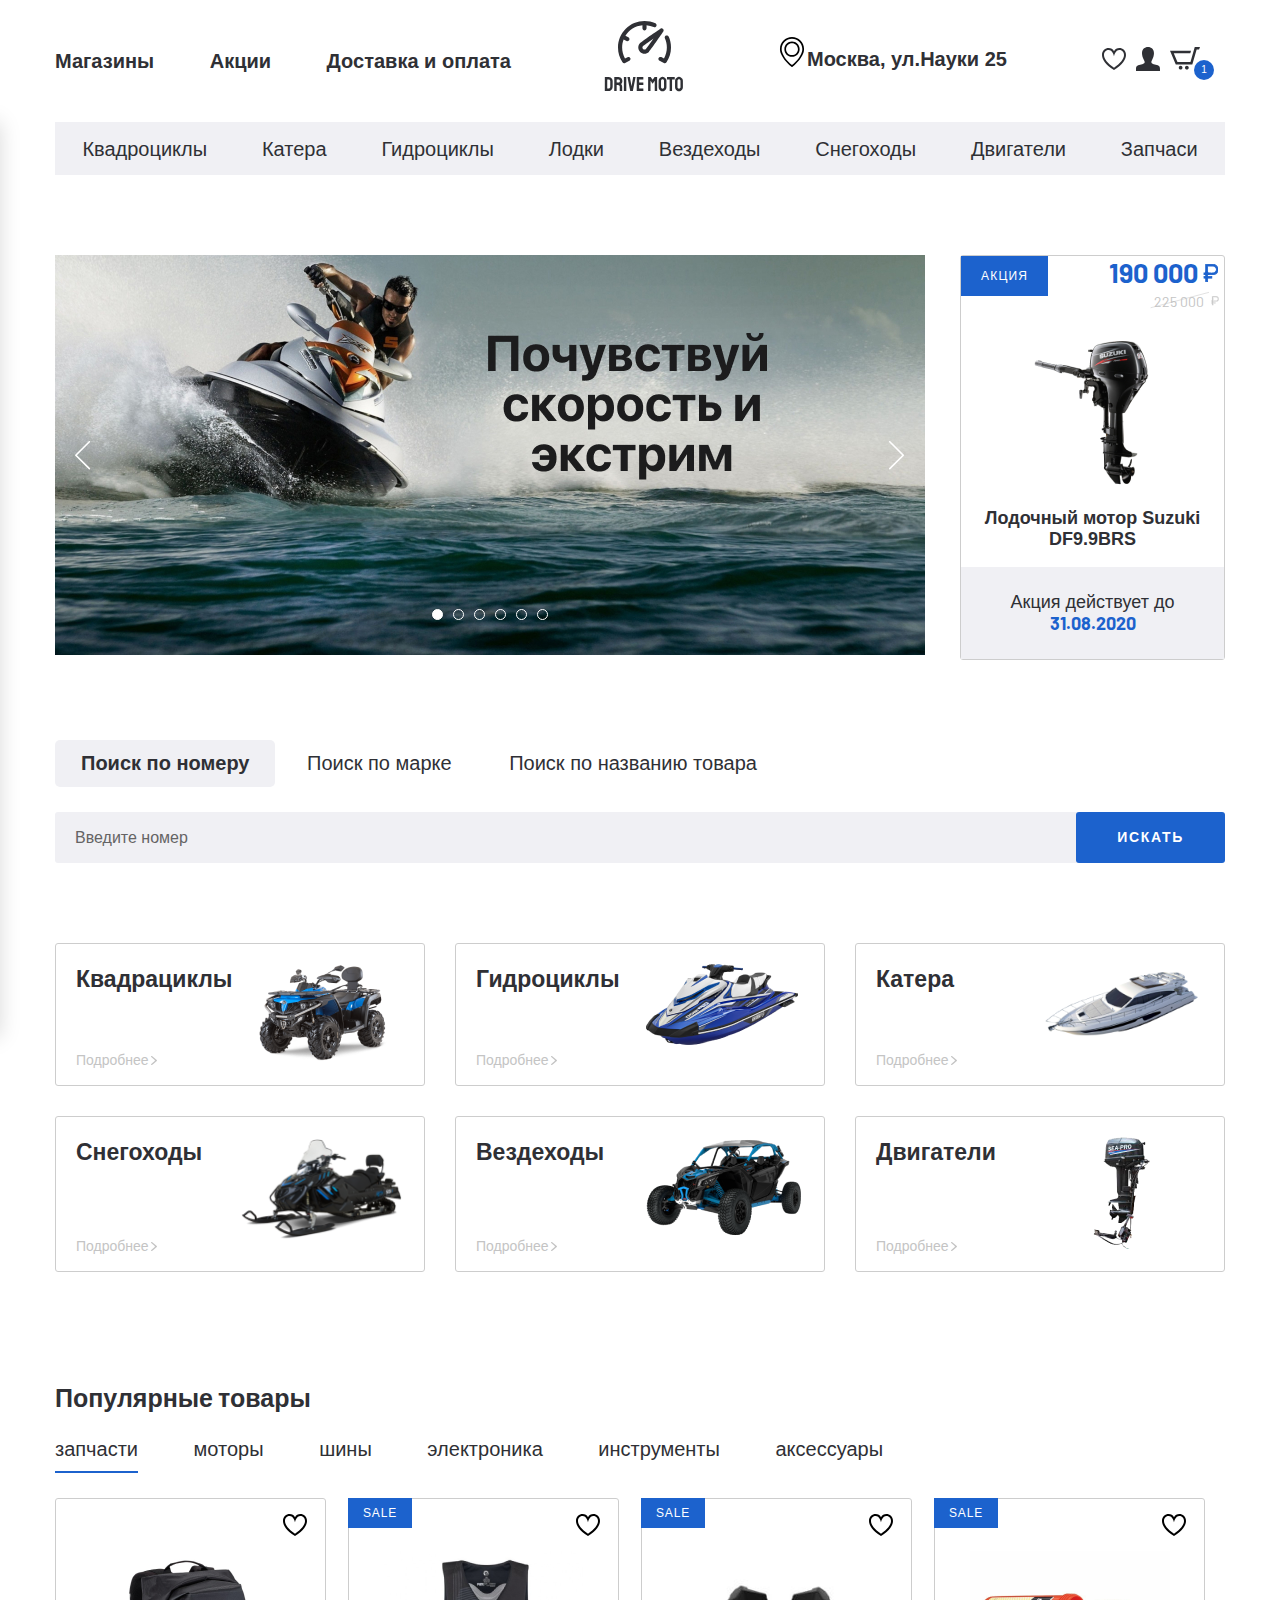
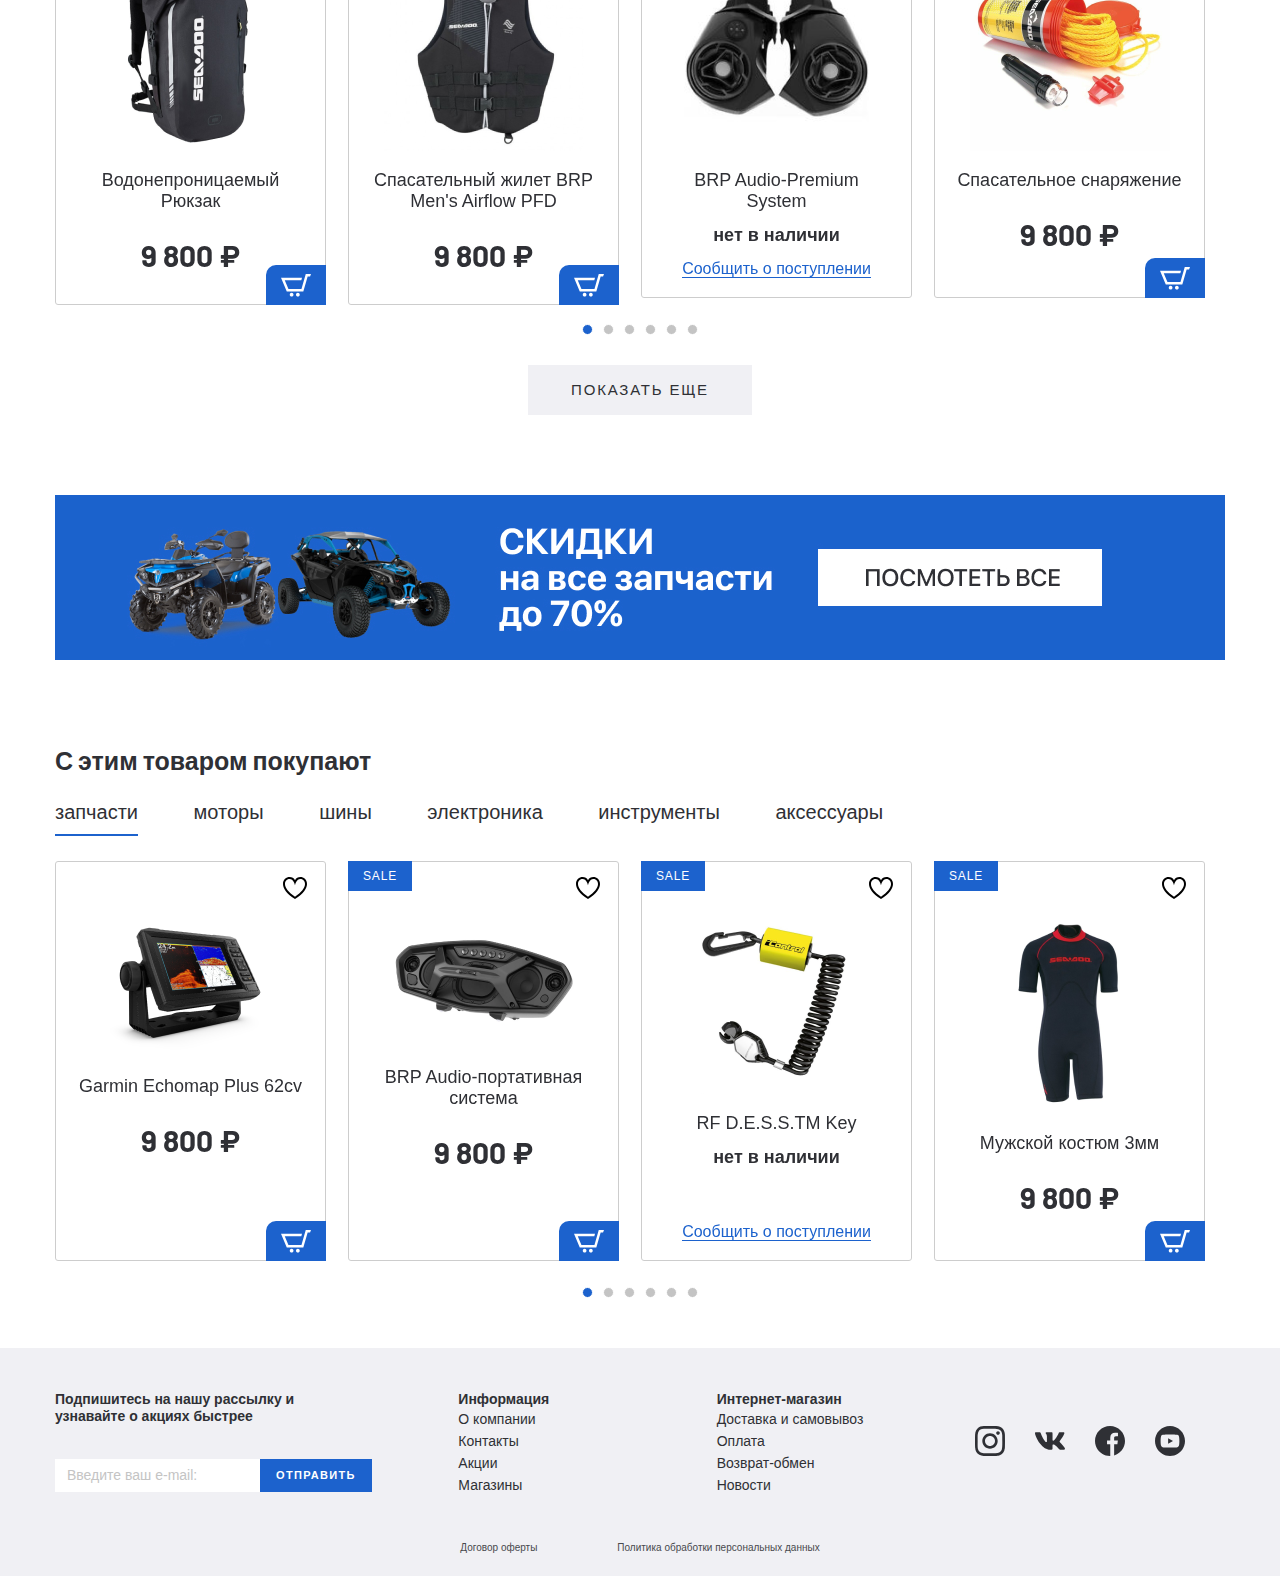
<file: index.html>
<!DOCTYPE html>
<html lang="ru">

<head>
    <meta charset="UTF-8">
    <meta http-equiv="X-UA-Compatible" content="IE=edge">
    <meta name="viewport" content="width=device-width, initial-scale=1.0">
    <title>Document</title>
    <link rel="stylesheet" href="css/normalize.css">
    <link rel="stylesheet" href="css/slick.css">
    <link rel="stylesheet" href="css/fonts.css">
    <link rel="stylesheet" href="css/ion.rangeSlider.min.css">
    <link rel="stylesheet" href="css/jquery.formstyler.theme.css">
    <link rel="stylesheet" href="css/jquery.rateyo.min.css">
    <link rel="stylesheet" href="css/jquery.formstyler.css">
    <link rel="preconnect" href="https://fonts.gstatic.com">
    <link href="https://fonts.googleapis.com/css2?family=Barlow:wght@400;700&display=swap" rel="stylesheet">
    <link rel="stylesheet" href="css/style.css">
    <link rel="stylesheet" href="css/media.css">
</head>

<body>

    <header class="header">
        <div class="header__top">
            <div class="container">
                <div class="header__top-inner">
                    <nav class="menu">
                        <button class="menu__btn">
                            <div class="menu__btn-line"></div>
                            <div class="menu__btn-line"></div>
                            <div class="menu__btn-line"></div>
                        </button>
                        <ul class="menu__list">
                            <li class="menu__item"><a href="#" class="menu__link">Магазины</a></li>
                            <li class="menu__item"><a href="#" class="menu__link">Акции</a></li>
                            <li class="menu__item"><a href="#" class="menu__link">Доставка и оплата</a></li>
                        </ul>
                    </nav>
                    <a href="#" class="logo">
                        <img src="images/logo.svg" alt="" class="logo__img">
                    </a>
                    <div class="header__box">
                        <p class="header__adress">
                            Москва, ул.Науки 25
                        </p>
                        <ul class="user__list">
                            <li class="user__list-item">
                                <a href="#" class="user-list__link">
                                    <img src="images/like.svg" alt="">
                                </a>
                            </li>
                            <li class="user__list-item">
                                <a href="#" class="user-list__link">
                                    <img src="images/user.svg" alt="">
                                </a>
                            </li>
                            <li class="user__list-item">
                                <a href="#" class="user-list__link basket">
                                    <img src="images/korzina.svg" alt="">
                                    <p class="basket__num">1</p>
                                </a>
                            </li>
                        </ul>
                    </div>
                </div>
            </div>
        </div>
        <ul class="menu-mobile__list  ">
            <li class="menu-mobile__item">
                <a class="menu-mobile__link" href="#">
                    <img src="images/user.svg" alt="" class="menu-mobile__img">
                    <p>Войти</p>
                </a>
            </li>
            <li class="menu-mobile__item">
                <a class="menu-mobile__link" href="#">
                    <img src="images/user.svg" alt="" class="menu-mobile__img">
                    <p>Регистрация</p>
                </a>
            </li>
            <li class="menu-mobile__item">
                <a class="menu-mobile__link" href="#">
                    <img src="images/like.svg" alt="" class="menu-mobile__img">
                    <p>Избранное</p>
                </a>
            </li>
            <li class="menu-mobile__item">
                <a class="menu-mobile__link" href="#">
                    <img src="images/korzina.svg" alt="" class="menu-mobile__img">
                    <p>Корзина</p>
                </a>
            </li>
            <li class="menu-mobile__item">
                <a class="menu-mobile__link" href="#">
                    <img src="images/home.svg" alt="" class="menu-mobile__img">
                    <p>Магазины</p>
                </a>
            </li>
            <li class="menu-mobile__item">
                <a class="menu-mobile__link" href="#">
                    <img src="images/persent.svg" alt="" class="menu-mobile__img">
                    <p>Акции</p>
                </a>
            </li>
            <li class="menu-mobile__item">
                <a class="menu-mobile__link" href="#">
                    <img src="images/box.svg" alt="" class="menu-mobile__img">
                    <p>Доставка и оплата</p>
                </a>
            </li>
            <li class="menu-mobile__item">
                <a class="menu-mobile__link" href="#">
                    <p>Квадроциклы</p>
                </a>
            </li>
            <li class="menu-mobile__item">
                <a class="menu-mobile__link" href="#">
                    <p>Катера</p>
                </a>
            </li>
            <li class="menu-mobile__item">
                <a class="menu-mobile__link" href="#">
                    <p>Гидроциклы</p>
                </a>
            </li>
            <li class="menu-mobile__item">
                <a class="menu-mobile__link" href="#">
                    <p>Лодки</p>
                </a>
            </li>
            <li class="menu-mobile__item">
                <a class="menu-mobile__link" href="#">
                    <p>Вездеходы</p>
                </a>
            </li>
            <li class="menu-mobile__item">
                <a class="menu-mobile__link" href="#">
                    <p>Снегоходы</p>
                </a>
            </li>
            <li class="menu-mobile__item">
                <a class="menu-mobile__link" href="#">
                    <p>Двигатели</p>
                </a>
            </li>
            <li class="menu-mobile__item">
                <a class="menu-mobile__link" href="#">
                    <p>Запчасти</p>
                </a>
            </li>
        </ul>
        <div class="menu__mobile-linewrapper">
            <ul class="menu__mobile-line">
                <li class="menu__item"><a href="#" class="menu__link">Магазины</a></li>
                <li class="menu__item"><a href="#" class="menu__link">Акции</a></li>
                <li class="menu__item"><a href="#" class="menu__link">Доставка и оплата</a></li>
            </ul>
        </div>

        <div class="header__bottom">
            <div class="container">

                <ul class="menu-categories">
                    <li class="menu-categories__item"><a href="#" class="menu-categories__link">Квадроциклы</a></li>
                    <li class="menu-categories__item"><a href="#" class="menu-categories__link">Катера</a></li>
                    <li class="menu-categories__item"><a href="#" class="menu-categories__link">Гидроциклы</a></li>
                    <li class="menu-categories__item"><a href="#" class="menu-categories__link">Лодки</a></li>
                    <li class="menu-categories__item"><a href="#" class="menu-categories__link">Вездеходы</a></li>
                    <li class="menu-categories__item"><a href="#" class="menu-categories__link">Снегоходы</a></li>
                    <li class="menu-categories__item"><a href="#" class="menu-categories__link">Двигатели</a></li>
                    <li class="menu-categories__item"><a href="#" class="menu-categories__link">Запчаси</a></li>
                </ul>

            </div>
        </div>
    </header>




    <section class="banner-section page-section">
        <div class="container">
            <div class="banner-section__inner">
                <div class="banner-section__slider">
                    <a class="banner-section__slider-item" href="#">
                        <img class="banner-section__slider-img" src="images/slider-pic.jpg" alt="">
                    </a>
                    <a class="banner-section__slider-item" href="#">
                        <img class="banner-section__slider-img" src="images/slider-pic.jpg" alt="">
                    </a>
                    <a class="banner-section__slider-item" href="#">
                        <img class="banner-section__slider-img" src="images/slider-pic.jpg" alt="">
                    </a>
                    <a class="banner-section__slider-item" href="#">
                        <img class="banner-section__slider-img" src="images/slider-pic.jpg" alt="">
                    </a>
                    <a class="banner-section__slider-item" href="#">
                        <img class="banner-section__slider-img" src="images/slider-pic.jpg" alt="">
                    </a>
                    <a class="banner-section__slider-item" href="#">
                        <img class="banner-section__slider-img" src="images/slider-pic.jpg" alt="">
                    </a>
                </div>
                <a href="#" class="banner-section__item sale-item">
                    <div class="sale-item__top">
                        <p class="sale-item__info">
                            Акция
                        </p>
                        <div class="sale-item__price">
                            <div class="price sale-item__price-new">190 000</div>
                            <div class="price sale-item__price-old">225 000</div>
                        </div>
                    </div>
                    <img src="images/content/sale-1.png" alt="" class="sale-item__img">
                    <h5 class="sale-item__title">
                        Лодочный мотор Suzuki DF9.9BRS
                    </h5>
                    <p class="sale-item__footer">
                        Акция действует до
                        <span>31.08.2020</span>
                    </p>
                </a>
            </div>

        </div>

    </section>

    <div class="search page-section">
        <div class="container">
            <div class="search__inner">
                <div class="search__tabs tabs-wrapper">
                    <div class="mobile-overflow">
                        <a href="#tab-1" class=" tab search__tabs-item tab--active">Поиск по  номеру</a>
                        <a href="#tab-2" class="tab search__tabs-item">Поиск по марке</a>
                        <a href="#tab-3" class="tab search__tabs-item">Поиск по названию товара</a>
                    </div>

                </div>
                <div class="search__content">
                    <div id="tab-1" class="search__content-item tabs_content tabs_content--active">
                        <form class="search__content-form">
                            <input class="search__content-input" type="text" placeholder="Введите номер">
                            <button class="search__content-btn" type="submit">ИСКАТЬ</button>
                        </form>
                    </div>
                    <div id="tab-2" class="search__content-item tabs_content">
                        <form class="search__content-form">
                            <input class="search__content-input" type="text" placeholder="Введите марку">
                            <button class="search__content-btn" type="submit">ИСКАТЬ</button>
                        </form>
                    </div>
                    <div id="tab-3" class="search__content-item tabs_content">
                        <form class="search__content-form">
                            <input class="search__content-input" type="text" placeholder="Введите название товара">
                            <button class="search__content-btn" type="submit">ИСКАТЬ</button>
                        </form>
                    </div>
                </div>
            </div>
        </div>
    </div>

    <section class="categories page-section">
        <div class="container">
            <div class="categories__inner">
                <a href="#" class="categories__item">
                    <div class="categories__item-info">
                        <h4 class="categories__item-title">Квадрациклы
                        </h4>
                        <p class="categories__item-text">Подробнее</p>
                    </div>
                    <div class="categories__item-img">
                        <img src="images/categories-1.png" alt="">
                    </div>
                </a>
                <a href="#" class="categories__item">
                    <div class="categories__item-info">
                        <h4 class="categories__item-title">Гидроциклы
                        </h4>
                        <p class="categories__item-text">Подробнее</p>
                    </div>
                    <div class="categories__item-img">
                        <img src="images/categories-2.png" alt="">
                    </div>
                </a>
                <a href="#" class="categories__item">
                    <div class="categories__item-info">
                        <h4 class="categories__item-title">Катера
                        </h4>
                        <p class="categories__item-text">Подробнее</p>
                    </div>
                    <div class="categories__item-img">
                        <img src="images/categories-3.png" alt="">
                    </div>
                </a>
                <a href="#" class="categories__item">
                    <div class="categories__item-info">
                        <h4 class="categories__item-title">Снегоходы
                        </h4>
                        <p class="categories__item-text">Подробнее</p>
                    </div>
                    <div class="categories__item-img">
                        <img src="images/categories-4.png" alt="">
                    </div>
                </a>
                <a href="#" class="categories__item">
                    <div class="categories__item-info">
                        <h4 class="categories__item-title">Вездеходы
                        </h4>
                        <p class="categories__item-text">Подробнее</p>
                    </div>
                    <div class="categories__item-img">
                        <img src="images/categories-5.png" alt="">
                    </div>
                </a>
                <a href="#" class="categories__item">
                    <div class="categories__item-info">
                        <h4 class="categories__item-title">Двигатели
                        </h4>
                        <p class="categories__item-text">Подробнее</p>
                    </div>
                    <div class="categories__item-img">
                        <img src="images/categories-6.png" alt="">
                    </div>
                </a>
            </div>
        </div>
    </section>

    <section class="products">
        <div class="container">
            <div class="products__inner">
                <h3 class="product__title">
                    Популярные товары
                </h3>
                <div class=" tabs-wrapper">
                    <div class="tabs product__tabs mobile-overflow">
                        <a href="#product-tab-1" class="tab product__tab tab--active">запчасти</a>
                        <a href="#product-tab-2" class="tab product__tab">моторы</a>
                        <a href="#product-tab-3" class="tab product__tab">шины </a>
                        <a href="#product-tab-4" class="tab product__tab">электроника</a>
                        <a href="#product-tab-5" class="tab product__tab">инструменты</a>
                        <a href="#product-tab-6" class="tab product__tab">аксессуары </a>
                    </div>
                </div>
                <div class="tabs-container product__container">
                    <div id="product-tab-1" class="tabs_content product__content tabs_content--active">
                        <div class="product-slider">
                            <div class="product-slider__item">
                                <div class="product-item__wrapper">
                                    <button class="product-item__favourite">
                                    </button>
                                    <button class="product-item__basket">
                                        <img src="images/basket-white.svg" alt="">
                                    </button>
                                    <a href="#" class="product-item__notify-link">
                                        <span>
                                        Сообщить о поступлении
                                       </span>
                                    </a>
                                    <a href="#" class="product-item ">
                                        <p class="product-item__hover-text">посмотреть товар</p>
                                        <img src="images/content/images__product-1.png" alt="" class="product-item__img">
                                        <h4 class="product-item__title">Водонепроницаемый Рюкзак
                                        </h4>
                                        <p class="price product-item__price">
                                            9 800 ₽
                                        </p>
                                        <p class="product-item__notify-text">
                                            нет в наличии
                                        </p>
                                    </a>
                                </div>

                            </div>
                            <div class="product-slider__item">
                                <div class="product-item__wrapper">
                                    <button class="product-item__favourite">
                                    </button>
                                    <button class="product-item__basket">
                                        <img src="images/basket-white.svg" alt="">
                                    </button>
                                    <a href="#" class="product-item__notify-link">
                                        <span>
                                        Сообщить о поступлении
                                       </span>
                                    </a>
                                    <a href="#" class="product-item product-item--sale ">
                                        <p class="product-item__hover-text">посмотреть товар</p>
                                        <img src="images/content/jacket.png" alt="" class="product-item__img">
                                        <h4 class="product-item__title">Спасательный жилет BRP Men's Airflow PFD

                                        </h4>
                                        <p class="price product-item__price">
                                            9 800 ₽
                                        </p>
                                        <p class="product-item__notify-text">
                                            нет в наличии
                                        </p>
                                    </a>
                                </div>

                            </div>
                            <div class="product-slider__item">
                                <div class="product-item__wrapper product-item__not-aviable">
                                    <button class="product-item__favourite">
                                    </button>
                                    <button class="product-item__basket">
                                        <img src="images/basket-white.svg" alt="">
                                    </button>
                                    <a href="#" class="product-item__notify-link">
                                        <span>
                                        Сообщить о поступлении
                                       </span>
                                    </a>
                                    <a href="#" class="product-item product-item--sale ">
                                        <p class="product-item__hover-text">посмотреть товар</p>
                                        <img src="images/content/audio.png" alt="" class="product-item__img">
                                        <h4 class="product-item__title">
                                            BRP Audio-Premium System
                                        </h4>
                                        <p class="price product-item__price">
                                            9 800 ₽
                                        </p>
                                        <p class="product-item__notify-text">
                                            нет в наличии
                                        </p>
                                    </a>
                                </div>

                            </div>
                            <div class="product-slider__item">
                                <div class="product-item__wrapper">
                                    <button class="product-item__favourite">
                                    </button>
                                    <button class="product-item__basket">
                                        <img src="images/basket-white.svg" alt="">
                                    </button>
                                    <a href="#" class="product-item__notify-link">
                                        <span>
                                        Сообщить о поступлении
                                       </span>
                                    </a>
                                    <a href="#" class="product-item product-item--sale ">
                                        <p class="product-item__hover-text">посмотреть товар</p>
                                        <img src="images/content/save.png" alt="" class="product-item__img">
                                        <h4 class="product-item__title">Спасательное снаряжение
                                        </h4>
                                        <p class="price product-item__price">
                                            9 800 ₽
                                        </p>
                                        <p class="product-item__notify-text">
                                            нет в наличии
                                        </p>
                                    </a>
                                </div>

                            </div>
                            <div class="product-slider__item">
                                <div class="product-item__wrapper">
                                    <button class="product-item__favourite">
                                    </button>
                                    <button class="product-item__basket">
                                        <img src="images/basket-white.svg" alt="">
                                    </button>
                                    <a href="#" class="product-item__notify-link">
                                        <span>
                                        Сообщить о поступлении
                                       </span>
                                    </a>
                                    <a href="#" class="product-item product-item--sale ">
                                        <p class="product-item__hover-text">посмотреть товар</p>
                                        <img src="images/content/images__product-1.png" alt="" class="product-item__img">
                                        <h4 class="product-item__title">Водонепроницаемый Рюкзак
                                        </h4>
                                        <p class="price product-item__price">
                                            9 800 ₽
                                        </p>
                                        <p class="product-item__notify-text">
                                            нет в наличии
                                        </p>
                                    </a>
                                </div>

                            </div>
                            <div class="product-slider__item">
                                <div class="product-item__wrapper">
                                    <button class="product-item__favourite">
                                    </button>
                                    <button class="product-item__basket">
                                        <img src="images/basket-white.svg" alt="">
                                    </button>
                                    <a href="#" class="product-item__notify-link">
                                        <span>
                                        Сообщить о поступлении
                                       </span>
                                    </a>
                                    <a href="#" class="product-item  ">
                                        <p class="product-item__hover-text">посмотреть товар</p>
                                        <img src="images/content/images__product-1.png" alt="" class="product-item__img">
                                        <h4 class="product-item__title">Водонепроницаемый Рюкзак
                                        </h4>
                                        <p class="price product-item__price">
                                            9 800 ₽
                                        </p>
                                        <p class="product-item__notify-text">
                                            нет в наличии
                                        </p>
                                    </a>
                                </div>

                            </div>
                        </div>
                    </div>
                    <div id="product-tab-2" class="tabs_content product__content">
                        <div class="product-slider">
                            <div class="product-slider__item">
                                <div class="product-item__wrapper">
                                    <button class="product-item__favourite">
                                </button>
                                    <button class="product-item__basket">
                                    <img src="images/basket-white.svg" alt="">
                                </button>
                                    <a href="#" class="product-item__notify-link">
                                        <span>
                                    Сообщить о поступлении
                                   </span>
                                    </a>
                                    <a href="#" class="product-item ">
                                        <p class="product-item__hover-text">посмотреть товар</p>
                                        <img src="images/content/images__product-1.png" alt="" class="product-item__img">
                                        <h4 class="product-item__title">Водонепроницаемый Рюкзак
                                        </h4>
                                        <p class="price product-item__price">
                                            9 800 ₽
                                        </p>
                                        <p class="product-item__notify-text">
                                            нет в наличии
                                        </p>
                                    </a>
                                </div>

                            </div>
                            <div class="product-slider__item">
                                <div class="product-item__wrapper">
                                    <button class="product-item__favourite">
                                </button>
                                    <button class="product-item__basket">
                                    <img src="images/basket-white.svg" alt="">
                                </button>
                                    <a href="#" class="product-item__notify-link">
                                        <span>
                                    Сообщить о поступлении
                                   </span>
                                    </a>
                                    <a href="#" class="product-item product-item--sale ">
                                        <p class="product-item__hover-text">посмотреть товар</p>
                                        <img src="images/content/images__product-1.png" alt="" class="product-item__img">
                                        <h4 class="product-item__title">Водонепроницаемый Рюкзак
                                        </h4>
                                        <p class="price product-item__price">
                                            9 800 ₽
                                        </p>
                                        <p class="product-item__notify-text">
                                            нет в наличии
                                        </p>
                                    </a>
                                </div>

                            </div>
                            <div class="product-slider__item">
                                <div class="product-item__wrapper product-item__not-aviable">
                                    <button class="product-item__favourite">
                                </button>
                                    <button class="product-item__basket">
                                    <img src="images/basket-white.svg" alt="">
                                </button>
                                    <a href="#" class="product-item__notify-link">
                                        <span>
                                    Сообщить о поступлении
                                   </span>
                                    </a>
                                    <a href="#" class="product-item product-item--sale ">
                                        <p class="product-item__hover-text">посмотреть товар</p>
                                        <img src="images/content/images__product-1.png" alt="" class="product-item__img">
                                        <h4 class="product-item__title">Водонепроницаемый Рюкзак
                                        </h4>
                                        <p class="price product-item__price">
                                            9 800 ₽
                                        </p>
                                        <p class="product-item__notify-text">
                                            нет в наличии
                                        </p>
                                    </a>
                                </div>

                            </div>
                            <div class="product-slider__item">
                                <div class="product-item__wrapper">
                                    <button class="product-item__favourite">
                                </button>
                                    <button class="product-item__basket">
                                    <img src="images/basket-white.svg" alt="">
                                </button>
                                    <a href="#" class="product-item__notify-link">
                                        <span>
                                    Сообщить о поступлении
                                   </span>
                                    </a>
                                    <a href="#" class="product-item product-item--sale ">
                                        <p class="product-item__hover-text">посмотреть товар</p>
                                        <img src="images/content/images__product-1.png" alt="" class="product-item__img">
                                        <h4 class="product-item__title">Водонепроницаемый Рюкзак
                                        </h4>
                                        <p class="price product-item__price">
                                            9 800 ₽
                                        </p>
                                        <p class="product-item__notify-text">
                                            нет в наличии
                                        </p>
                                    </a>
                                </div>

                            </div>
                            <div class="product-slider__item">
                                <div class="product-item__wrapper">
                                    <button class="product-item__favourite">
                                </button>
                                    <button class="product-item__basket">
                                    <img src="images/basket-white.svg" alt="">
                                </button>
                                    <a href="#" class="product-item__notify-link">
                                        <span>
                                    Сообщить о поступлении
                                   </span>
                                    </a>
                                    <a href="#" class="product-item product-item--sale ">
                                        <p class="product-item__hover-text">посмотреть товар</p>
                                        <img src="images/content/images__product-1.png" alt="" class="product-item__img">
                                        <h4 class="product-item__title">Водонепроницаемый Рюкзак
                                        </h4>
                                        <p class="price product-item__price">
                                            9 800 ₽
                                        </p>
                                        <p class="product-item__notify-text">
                                            нет в наличии
                                        </p>
                                    </a>
                                </div>

                            </div>
                            <div class="product-slider__item">
                                <div class="product-item__wrapper">
                                    <button class="product-item__favourite">
                                </button>
                                    <button class="product-item__basket">
                                    <img src="images/basket-white.svg" alt="">
                                </button>
                                    <a href="#" class="product-item__notify-link">
                                        <span>
                                    Сообщить о поступлении
                                   </span>
                                    </a>
                                    <a href="#" class="product-item  ">
                                        <p class="product-item__hover-text">посмотреть товар</p>
                                        <img src="images/content/images__product-1.png" alt="" class="product-item__img">
                                        <h4 class="product-item__title">Водонепроницаемый Рюкзак
                                        </h4>
                                        <p class="price product-item__price">
                                            9 800 ₽
                                        </p>
                                        <p class="product-item__notify-text">
                                            нет в наличии
                                        </p>
                                    </a>
                                </div>

                            </div>
                        </div>
                    </div>
                    <div id="product-tab-3" class="tabs_content product__content">slider3</div>
                    <div id="product-tabt-4" class="tabs_content product__content">slider4</div>
                    <div id="product-tab-5" class="tabs_content product__content">slider5</div>
                    <div id="product-tab-6" class="tabs_content product__content">slider6 </div>
                </div>

                <div class="product__more">

                    <a href="#" class="product__more-link">Показать еще</a>
                </div>
            </div>
        </div>
    </section>

    <div class="banner">
        <div class="container">
            <a href="#" class="banner__link">

                <img src="images/content/banner.jpg" alt="">
            </a>
        </div>

    </div>

    <section class="products">
        <div class="container">
            <div class="products__inner">
                <h3 class="product__title">
                    С этим товаром покупают
                </h3>
                <div class="tabs-wrapper">
                    <div class="tabs product__tabs mobile-overflow">
                        <a href="#popular-tab-1" class="tab product__tab tab--active">запчасти</a>
                        <a href="#popular-tab-2" class="tab product__tab">моторы</a>
                        <a href="#popular-tab-3" class="tab product__tab">шины </a>
                        <a href="#popular-tab-4" class="tab product__tab">электроника</a>
                        <a href="#popular-tab-5" class="tab product__tab">инструменты</a>
                        <a href="#popular-tab-6" class="tab product__tab">аксессуары </a>
                    </div>
                </div>
                <div class="tabs-container product__container">
                    <div id="popular-tab-1" class="tabs_content product__content tabs_content--active">
                        <div class="product-slider">
                            <div class="product-slider__item">
                                <div class="product-item__wrapper">
                                    <button class="product-item__favourite">
                                    </button>
                                    <button class="product-item__basket">
                                        <img src="images/basket-white.svg" alt="">
                                    </button>
                                    <a href="#" class="product-item__notify-link">
                                        <span>
                                        Сообщить о поступлении
                                       </span>
                                    </a>
                                    <a href="#" class="product-item ">
                                        <p class="product-item__hover-text">посмотреть товар</p>
                                        <img src="images/content/plus.png" alt="" class="product-item__img">
                                        <h4 class="product-item__title">Garmin Echomap Plus 62cv
                                        </h4>
                                        <p class="price product-item__price">
                                            9 800 ₽
                                        </p>
                                        <p class="product-item__notify-text">
                                            нет в наличии
                                        </p>
                                    </a>
                                </div>

                            </div>
                            <div class="product-slider__item">
                                <div class="product-item__wrapper">
                                    <button class="product-item__favourite">
                                    </button>
                                    <button class="product-item__basket">
                                        <img src="images/basket-white.svg" alt="">
                                    </button>
                                    <a href="#" class="product-item__notify-link">
                                        <span>
                                        Сообщить о поступлении
                                       </span>
                                    </a>
                                    <a href="#" class="product-item product-item--sale ">
                                        <p class="product-item__hover-text">посмотреть товар</p>
                                        <img src="images/content/sistem.png" alt="" class="product-item__img">
                                        <h4 class="product-item__title">BRP Audio-портативная система
                                        </h4>
                                        <p class="price product-item__price">
                                            9 800 ₽
                                        </p>
                                        <p class="product-item__notify-text">
                                            нет в наличии
                                        </p>
                                    </a>
                                </div>

                            </div>
                            <div class="product-slider__item">
                                <div class="product-item__wrapper product-item__not-aviable">
                                    <button class="product-item__favourite">
                                    </button>
                                    <button class="product-item__basket">
                                        <img src="images/basket-white.svg" alt="">
                                    </button>
                                    <a href="#" class="product-item__notify-link">
                                        <span>
                                        Сообщить о поступлении
                                       </span>
                                    </a>
                                    <a href="#" class="product-item product-item--sale ">
                                        <p class="product-item__hover-text">посмотреть товар</p>
                                        <img src="images/content/key.png" alt="" class="product-item__img">
                                        <h4 class="product-item__title">RF D.E.S.S.TM Key
                                        </h4>
                                        <p class="price product-item__price">
                                            9 800 ₽
                                        </p>
                                        <p class="product-item__notify-text">
                                            нет в наличии
                                        </p>
                                    </a>
                                </div>

                            </div>
                            <div class="product-slider__item">
                                <div class="product-item__wrapper">
                                    <button class="product-item__favourite">
                                    </button>
                                    <button class="product-item__basket">
                                        <img src="images/basket-white.svg" alt="">
                                    </button>
                                    <a href="#" class="product-item__notify-link">
                                        <span>
                                        Сообщить о поступлении
                                       </span>
                                    </a>
                                    <a href="#" class="product-item product-item--sale ">
                                        <p class="product-item__hover-text">посмотреть товар</p>
                                        <img src="images/content/costum.png" alt="" class="product-item__img">
                                        <h4 class="product-item__title">Мужской костюм 3мм
                                        </h4>
                                        <p class="price product-item__price">
                                            9 800 ₽
                                        </p>
                                        <p class="product-item__notify-text">
                                            нет в наличии
                                        </p>
                                    </a>
                                </div>

                            </div>
                            <div class="product-slider__item">
                                <div class="product-item__wrapper">
                                    <button class="product-item__favourite">
                                    </button>
                                    <button class="product-item__basket">
                                        <img src="images/basket-white.svg" alt="">
                                    </button>
                                    <a href="#" class="product-item__notify-link">
                                        <span>
                                        Сообщить о поступлении
                                       </span>
                                    </a>
                                    <a href="#" class="product-item product-item--sale ">
                                        <p class="product-item__hover-text">посмотреть товар</p>
                                        <img src="images/content/images__product-1.png" alt="" class="product-item__img">
                                        <h4 class="product-item__title">Водонепроницаемый Рюкзак
                                        </h4>
                                        <p class="price product-item__price">
                                            9 800 ₽
                                        </p>
                                        <p class="product-item__notify-text">
                                            нет в наличии
                                        </p>
                                    </a>
                                </div>

                            </div>
                            <div class="product-slider__item">
                                <div class="product-item__wrapper">
                                    <button class="product-item__favourite">
                                    </button>
                                    <button class="product-item__basket">
                                        <img src="images/basket-white.svg" alt="">
                                    </button>
                                    <a href="#" class="product-item__notify-link">
                                        <span>
                                        Сообщить о поступлении
                                       </span>
                                    </a>
                                    <a href="#" class="product-item  ">
                                        <p class="product-item__hover-text">посмотреть товар</p>
                                        <img src="images/content/images__product-1.png" alt="" class="product-item__img">
                                        <h4 class="product-item__title">Водонепроницаемый Рюкзак
                                        </h4>
                                        <p class="price product-item__price">
                                            9 800 ₽
                                        </p>
                                        <p class="product-item__notify-text">
                                            нет в наличии
                                        </p>
                                    </a>
                                </div>

                            </div>
                        </div>
                    </div>
                    <div id="popular-tab-2" class="tabs_content product__content">
                        <div class="product-slider">
                            <div class="product-slider__item">
                                <div class="product-item__wrapper">
                                    <button class="product-item__favourite">
                                </button>
                                    <button class="product-item__basket">
                                    <img src="images/basket-white.svg" alt="">
                                </button>
                                    <a href="#" class="product-item__notify-link">
                                        <span>
                                    Сообщить о поступлении
                                   </span>
                                    </a>
                                    <a href="#" class="product-item ">
                                        <p class="product-item__hover-text">посмотреть товар</p>
                                        <img src="images/content/images__product-1.png" alt="" class="product-item__img">
                                        <h4 class="product-item__title">Водонепроницаемый Рюкзак
                                        </h4>
                                        <p class="price product-item__price">
                                            9 800 ₽
                                        </p>
                                        <p class="product-item__notify-text">
                                            нет в наличии
                                        </p>
                                    </a>
                                </div>

                            </div>
                            <div class="product-slider__item">
                                <div class="product-item__wrapper">
                                    <button class="product-item__favourite">
                                </button>
                                    <button class="product-item__basket">
                                    <img src="images/basket-white.svg" alt="">
                                </button>
                                    <a href="#" class="product-item__notify-link">
                                        <span>
                                    Сообщить о поступлении
                                   </span>
                                    </a>
                                    <a href="#" class="product-item product-item--sale ">
                                        <p class="product-item__hover-text">посмотреть товар</p>
                                        <img src="images/content/images__product-1.png" alt="" class="product-item__img">
                                        <h4 class="product-item__title">Водонепроницаемый Рюкзак
                                        </h4>
                                        <p class="price product-item__price">
                                            9 800 ₽
                                        </p>
                                        <p class="product-item__notify-text">
                                            нет в наличии
                                        </p>
                                    </a>
                                </div>

                            </div>
                            <div class="product-slider__item">
                                <div class="product-item__wrapper product-item__not-aviable">
                                    <button class="product-item__favourite">
                                </button>
                                    <button class="product-item__basket">
                                    <img src="images/basket-white.svg" alt="">
                                </button>
                                    <a href="#" class="product-item__notify-link">
                                        <span>
                                    Сообщить о поступлении
                                   </span>
                                    </a>
                                    <a href="#" class="product-item product-item--sale ">
                                        <p class="product-item__hover-text">посмотреть товар</p>
                                        <img src="images/content/images__product-1.png" alt="" class="product-item__img">
                                        <h4 class="product-item__title">Водонепроницаемый Рюкзак
                                        </h4>
                                        <p class="price product-item__price">
                                            9 800 ₽
                                        </p>
                                        <p class="product-item__notify-text">
                                            нет в наличии
                                        </p>
                                    </a>
                                </div>

                            </div>
                            <div class="product-slider__item">
                                <div class="product-item__wrapper">
                                    <button class="product-item__favourite">
                                </button>
                                    <button class="product-item__basket">
                                    <img src="images/basket-white.svg" alt="">
                                </button>
                                    <a href="#" class="product-item__notify-link">
                                        <span>
                                    Сообщить о поступлении
                                   </span>
                                    </a>
                                    <a href="#" class="product-item product-item--sale ">
                                        <p class="product-item__hover-text">посмотреть товар</p>
                                        <img src="images/content/images__product-1.png" alt="" class="product-item__img">
                                        <h4 class="product-item__title">Водонепроницаемый Рюкзак
                                        </h4>
                                        <p class="price product-item__price">
                                            9 800 ₽
                                        </p>
                                        <p class="product-item__notify-text">
                                            нет в наличии
                                        </p>
                                    </a>
                                </div>

                            </div>
                            <div class="product-slider__item">
                                <div class="product-item__wrapper">
                                    <button class="product-item__favourite">
                                </button>
                                    <button class="product-item__basket">
                                    <img src="images/basket-white.svg" alt="">
                                </button>
                                    <a href="#" class="product-item__notify-link">
                                        <span>
                                    Сообщить о поступлении
                                   </span>
                                    </a>
                                    <a href="#" class="product-item product-item--sale ">
                                        <p class="product-item__hover-text">посмотреть товар</p>
                                        <img src="images/content/images__product-1.png" alt="" class="product-item__img">
                                        <h4 class="product-item__title">Водонепроницаемый Рюкзак
                                        </h4>
                                        <p class="price product-item__price">
                                            9 800 ₽
                                        </p>
                                        <p class="product-item__notify-text">
                                            нет в наличии
                                        </p>
                                    </a>
                                </div>

                            </div>
                            <div class="product-slider__item">
                                <div class="product-item__wrapper">
                                    <button class="product-item__favourite">
                                </button>
                                    <button class="product-item__basket">
                                    <img src="images/basket-white.svg" alt="">
                                </button>
                                    <a href="#" class="product-item__notify-link">
                                        <span>
                                    Сообщить о поступлении
                                   </span>
                                    </a>
                                    <a href="#" class="product-item  ">
                                        <p class="product-item__hover-text">посмотреть товар</p>
                                        <img src="images/content/images__product-1.png" alt="" class="product-item__img">
                                        <h4 class="product-item__title">Водонепроницаемый Рюкзак
                                        </h4>
                                        <p class="price product-item__price">
                                            9 800 ₽
                                        </p>
                                        <p class="product-item__notify-text">
                                            нет в наличии
                                        </p>
                                    </a>
                                </div>

                            </div>
                        </div>
                    </div>
                    <div id="popular-tab-3" class="tabs_content product__content">slider3</div>
                    <div id="popular-tabt-4" class="tabs_content product__content">slider4</div>
                    <div id="popular-tab-5" class="tabs_content product__content">slider5</div>
                    <div id="popular-tab-6" class="tabs_content product__content">slider6 </div>
                </div>

            </div>
        </div>
    </section>

    <footer class="footer">
        <div class="container">
            <div class="footer__top">
                <div class="footer__top-inner">
                    <div class="footer__top-item footer__top-newsletter">
                        <h6 class="footer__top-title">Подпишитесь на нашу рассылку и узнавайте о акцияx быстрее</h6>
                        <form action="" class="footer-form">
                            <input class="footer-form__input" type="text" placeholder="Введите ваш e-mail:">
                            <button class="footer-form__btn" type="submit">Отправить</button>
                        </form>
                    </div>
                    <div class="footer__top-item  footer__top-itemdrop">
                        <h6 class="footer__top-title footer__topdrop ">Информация
                        </h6>
                        <ul class="footer-list">
                            <li class="footer-list__item"><a href="#">
                                О компании
                               </a></li>
                            <li class="footer-list__item"><a href="#">
                                Контакты
                                </a></li>
                            <li class="footer-list__item">Акции
                                <a href="#"></a>
                            </li>
                            <li class="footer-list__item">Магазины
                                <a href="#"></a>
                            </li>
                        </ul>
                    </div>
                    <div class="footer__top-item ">
                        <h6 class="footer__top-title footer__topdrop">
                            Интернет-магазин
                        </h6>
                        <ul class="footer-list">
                            <li class="footer-list__item"><a href="#">
                                Доставка и самовывоз
                               </a></li>
                            <li class="footer-list__item"><a href="#">
                                Оплата
                                </a></li>
                            <li class="footer-list__item">Возврат-обмен
                                <a href="#"></a>
                            </li>
                            <li class="footer-list__item">Новости
                                <a href="#"></a>
                            </li>
                        </ul>
                    </div>
                    <div class="footer__top-item footer__top-social">
                        <ul class="social-list">
                            <li class="social-list__item">
                                <a href="#">
                                    <img src="images/insta.svg" alt="">
                                </a>
                            </li>
                            <li class="social-list__item">
                                <a href="#">
                                    <img src="images/vk.svg" alt="">
                                </a>
                            </li>
                            <li class="social-list__item">
                                <a href="#">
                                    <img src="images/face.svg" alt="">
                                </a>
                            </li>
                            <li class="social-list__item">
                                <a href="#">
                                    <img src="images/tube.svg" alt="">
                                </a>
                            </li>
                        </ul>
                    </div>
                </div>
            </div>
            <div class="footer__bottom">
                <a href="#" class="footer__bottom-link">
                    Договор оферты
                </a>
                <a href="#" class="footer__bottom-link">Политика обработки персональных данных</a>
            </div>
        </div>
    </footer>


    <script src="https://ajax.googleapis.com/ajax/libs/jquery/3.4.1/jquery.min.js"></script>
    <script src="js/slick.min.js"></script>
    <script src="js/ion.rangeSlider.min.js"></script>
    <script src="js/jquery.formstyler.min.js"></script>
    <script src="js/jquery.rateyo.min.js"></script>
    <script src="js/main.js"></script>
</body>

</html>
</file>
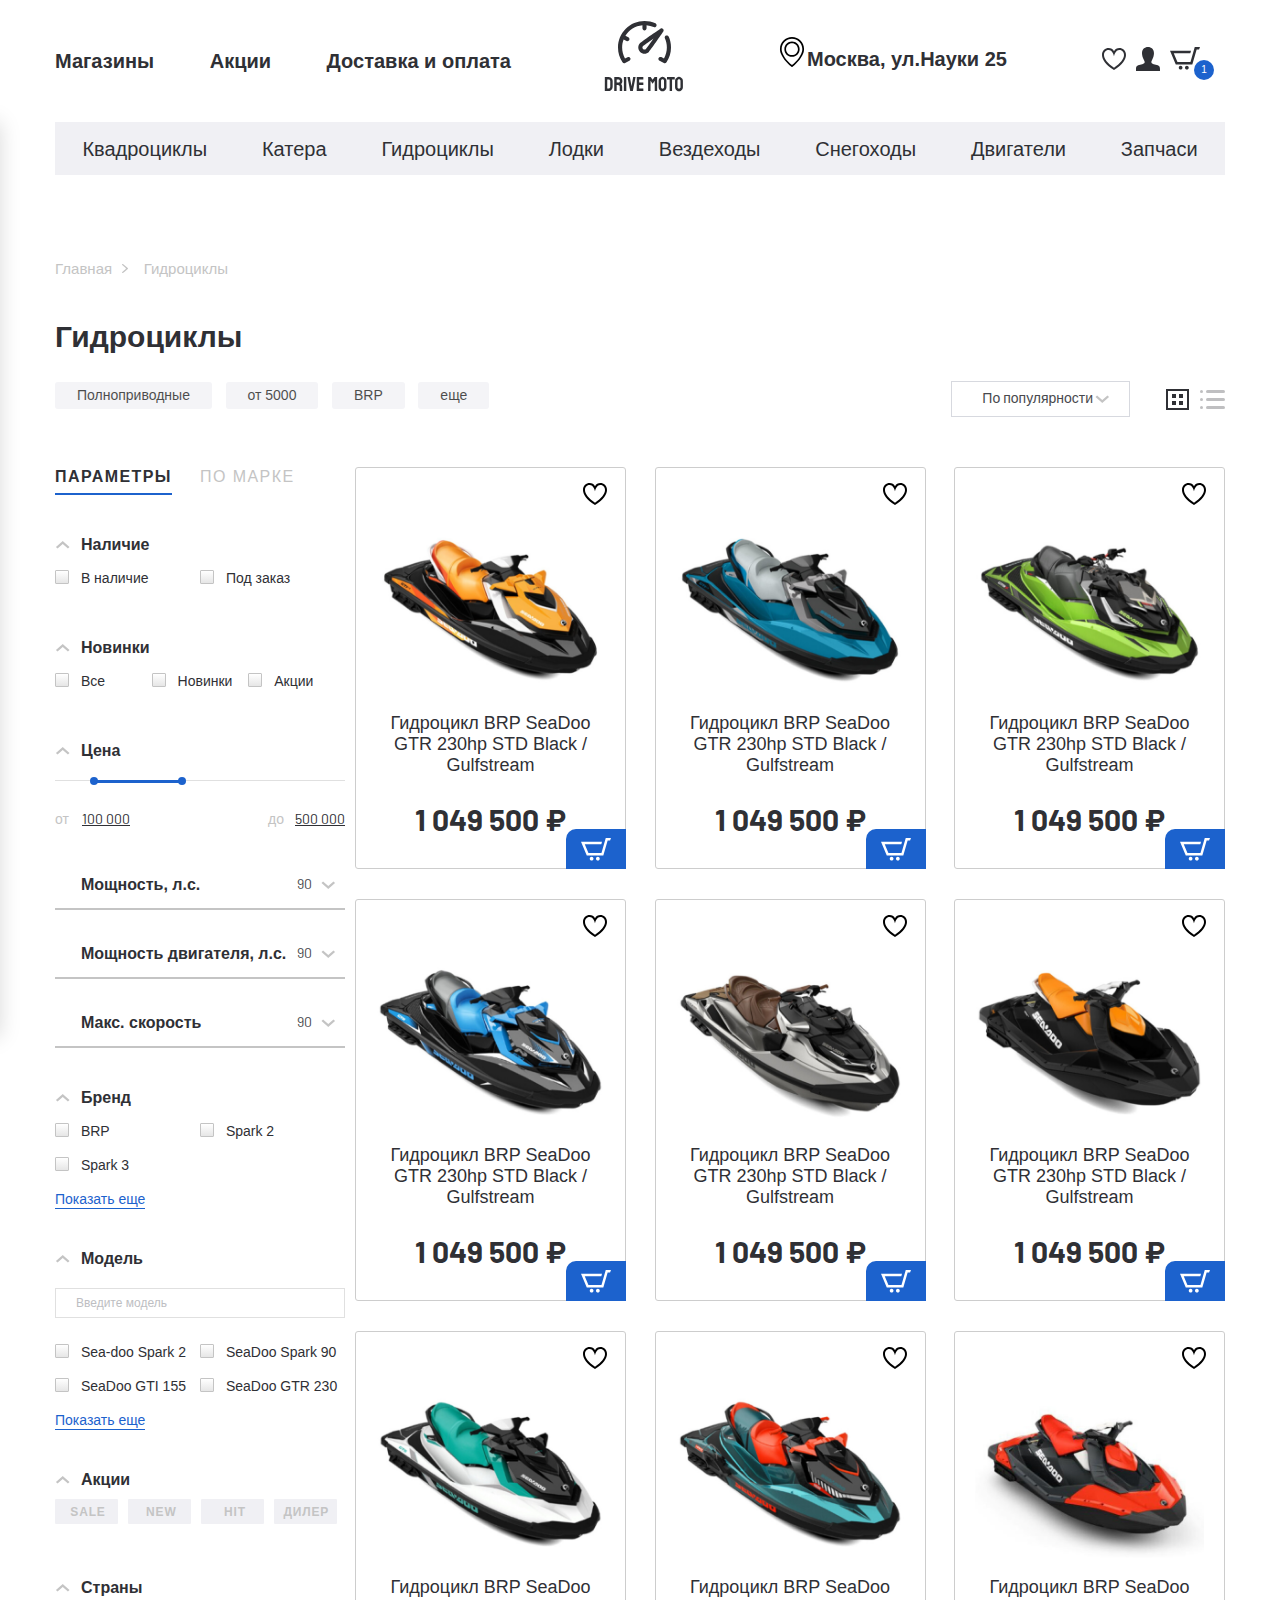
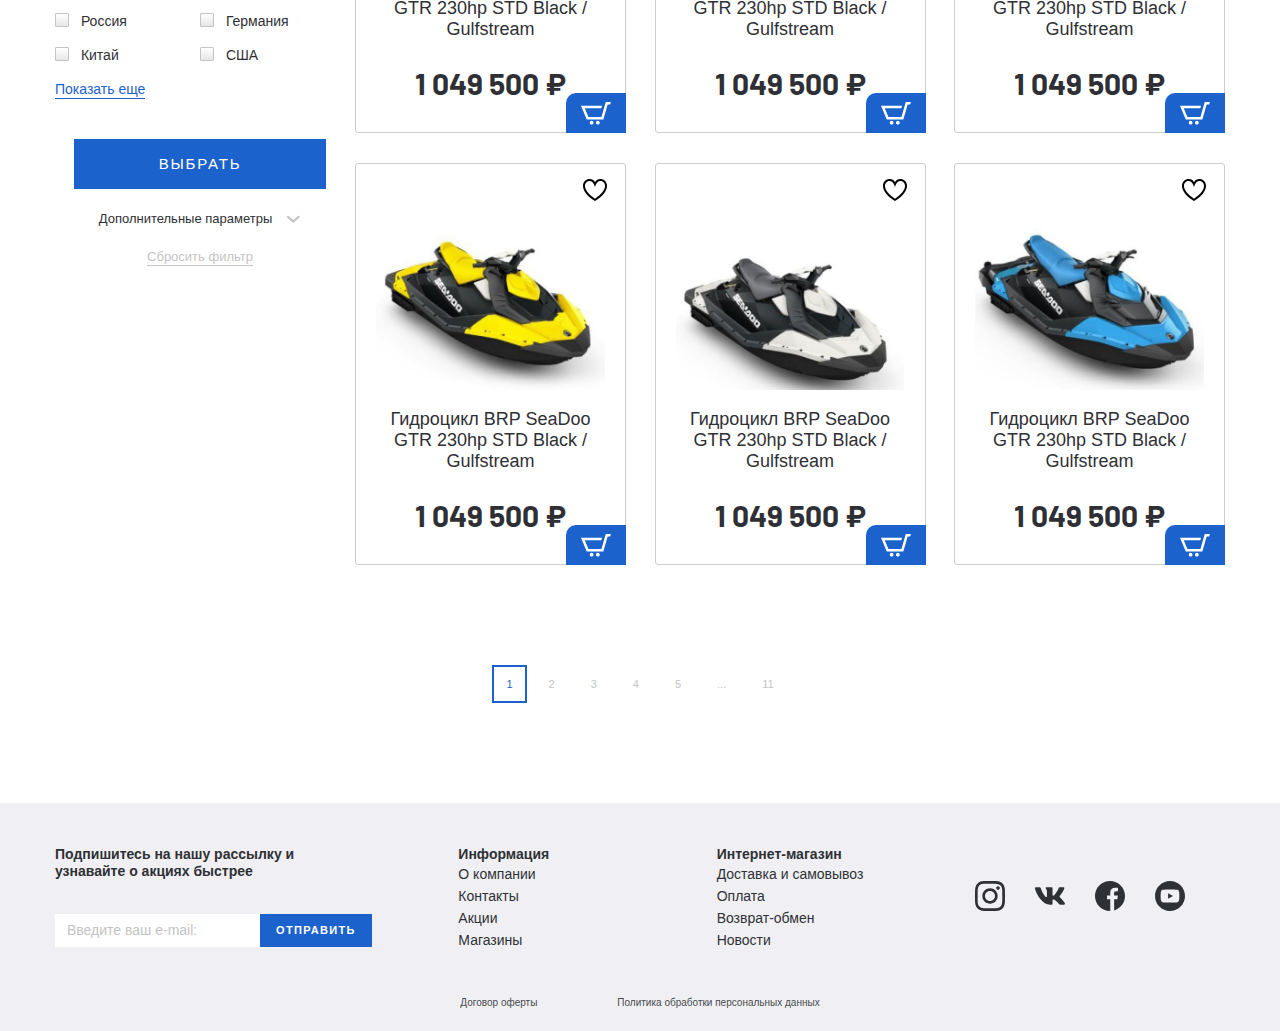
<file: katalog.html>
<!DOCTYPE html>
<html lang="ru">

<head>
    <meta charset="UTF-8">
    <meta http-equiv="X-UA-Compatible" content="IE=edge">
    <meta name="viewport" content="width=device-width, initial-scale=1.0">
    <title>Document</title>
    <link rel="stylesheet" href="css/normalize.css">
    <link rel="stylesheet" href="css/slick.css">
    <link rel="stylesheet" href="css/fonts.css">
    <link rel="stylesheet" href="css/ion.rangeSlider.min.css">
    <link rel="stylesheet" href="css/jquery.formstyler.theme.css">
    <link rel="stylesheet" href="css/jquery.rateyo.min.css">
    <link rel="stylesheet" href="css/jquery.formstyler.css">
    <link rel="preconnect" href="https://fonts.gstatic.com">
    <link href="https://fonts.googleapis.com/css2?family=Barlow:wght@400;700&display=swap" rel="stylesheet">
    <link rel="stylesheet" href="css/style.css">
    <link rel="stylesheet" href="css/media.css">
</head>

<body>

    <header class="header">
        <div class="header__top">
            <div class="container">
                <div class="header__top-inner">
                    <nav class="menu">
                        <button class="menu__btn">
                            <div class="menu__btn-line"></div>
                            <div class="menu__btn-line"></div>
                            <div class="menu__btn-line"></div>
                        </button>
                        <ul class="menu__list">
                            <li class="menu__item"><a href="#" class="menu__link">Магазины</a></li>
                            <li class="menu__item"><a href="#" class="menu__link">Акции</a></li>
                            <li class="menu__item"><a href="#" class="menu__link">Доставка и оплата</a></li>
                        </ul>
                    </nav>
                    <a href="#" class="logo">
                        <img src="images/logo.svg" alt="" class="logo__img">
                    </a>
                    <div class="header__box">
                        <p class="header__adress">
                            Москва, ул.Науки 25
                        </p>
                        <ul class="user__list">
                            <li class="user__list-item">
                                <a href="#" class="user-list__link">
                                    <img src="images/like.svg" alt="">
                                </a>
                            </li>
                            <li class="user__list-item">
                                <a href="#" class="user-list__link">
                                    <img src="images/user.svg" alt="">
                                </a>
                            </li>
                            <li class="user__list-item">
                                <a href="#" class="user-list__link basket">
                                    <img src="images/korzina.svg" alt="">
                                    <p class="basket__num">1</p>
                                </a>
                            </li>
                        </ul>
                    </div>
                </div>
            </div>
        </div>
        <ul class="menu-mobile__list  ">
            <li class="menu-mobile__item">
                <a class="menu-mobile__link" href="#">
                    <img src="images/user.svg" alt="" class="menu-mobile__img">
                    <p>Войти</p>
                </a>
            </li>
            <li class="menu-mobile__item">
                <a class="menu-mobile__link" href="#">
                    <img src="images/user.svg" alt="" class="menu-mobile__img">
                    <p>Регистрация</p>
                </a>
            </li>
            <li class="menu-mobile__item">
                <a class="menu-mobile__link" href="#">
                    <img src="images/like.svg" alt="" class="menu-mobile__img">
                    <p>Избранное</p>
                </a>
            </li>
            <li class="menu-mobile__item">
                <a class="menu-mobile__link" href="#">
                    <img src="images/korzina.svg" alt="" class="menu-mobile__img">
                    <p>Корзина</p>
                </a>
            </li>
            <li class="menu-mobile__item">
                <a class="menu-mobile__link" href="#">
                    <img src="images/home.svg" alt="" class="menu-mobile__img">
                    <p>Магазины</p>
                </a>
            </li>
            <li class="menu-mobile__item">
                <a class="menu-mobile__link" href="#">
                    <img src="images/persent.svg" alt="" class="menu-mobile__img">
                    <p>Акции</p>
                </a>
            </li>
            <li class="menu-mobile__item">
                <a class="menu-mobile__link" href="#">
                    <img src="images/box.svg" alt="" class="menu-mobile__img">
                    <p>Доставка и оплата</p>
                </a>
            </li>
            <li class="menu-mobile__item">
                <a class="menu-mobile__link" href="#">
                    <p>Квадроциклы</p>
                </a>
            </li>
            <li class="menu-mobile__item">
                <a class="menu-mobile__link" href="#">
                    <p>Катера</p>
                </a>
            </li>
            <li class="menu-mobile__item">
                <a class="menu-mobile__link" href="#">
                    <p>Гидроциклы</p>
                </a>
            </li>
            <li class="menu-mobile__item">
                <a class="menu-mobile__link" href="#">
                    <p>Лодки</p>
                </a>
            </li>
            <li class="menu-mobile__item">
                <a class="menu-mobile__link" href="#">
                    <p>Вездеходы</p>
                </a>
            </li>
            <li class="menu-mobile__item">
                <a class="menu-mobile__link" href="#">
                    <p>Снегоходы</p>
                </a>
            </li>
            <li class="menu-mobile__item">
                <a class="menu-mobile__link" href="#">
                    <p>Двигатели</p>
                </a>
            </li>
            <li class="menu-mobile__item">
                <a class="menu-mobile__link" href="#">
                    <p>Запчасти</p>
                </a>
            </li>
        </ul>
        <div class="menu__mobile-linewrapper">
            <ul class="menu__mobile-line">
                <li class="menu__item"><a href="#" class="menu__link">Магазины</a></li>
                <li class="menu__item"><a href="#" class="menu__link">Акции</a></li>
                <li class="menu__item"><a href="#" class="menu__link">Доставка и оплата</a></li>
            </ul>
        </div>

        <div class="header__bottom">
            <div class="container">

                <ul class="menu-categories">
                    <li class="menu-categories__item"><a href="#" class="menu-categories__link">Квадроциклы</a></li>
                    <li class="menu-categories__item"><a href="#" class="menu-categories__link">Катера</a></li>
                    <li class="menu-categories__item"><a href="#" class="menu-categories__link">Гидроциклы</a></li>
                    <li class="menu-categories__item"><a href="#" class="menu-categories__link">Лодки</a></li>
                    <li class="menu-categories__item"><a href="#" class="menu-categories__link">Вездеходы</a></li>
                    <li class="menu-categories__item"><a href="#" class="menu-categories__link">Снегоходы</a></li>
                    <li class="menu-categories__item"><a href="#" class="menu-categories__link">Двигатели</a></li>
                    <li class="menu-categories__item"><a href="#" class="menu-categories__link">Запчаси</a></li>
                </ul>

            </div>
        </div>
    </header>

    <div class="breadcrumbs">
        <div class="container">
            <div class="breadcrumbs__inner">
                <ul class="breadcrumbs__list mobile-overflow">
                    <li class="breadcrumbs__list-item">
                        <a href="#">Главная</a>
                    </li>
                    <li class="breadcrumbs__list-item">
                        <a href="#">Гидроциклы</a>
                    </li>
                </ul>
            </div>
        </div>

    </div>
    <section class="catalog">
        <div class="container">
            <h2 class="catalog__title">Гидроциклы
            </h2>
            <div class="catalog__filter">
                <div class="catalog__filter-itemsInner">
                    <div class="catalog__filter-items mobile-overflow">
                        <button>Полноприводные</button>
                        <button>от 5000</button>
                        <button>BRP</button>
                        <button>еще</button>
                    </div>
                </div>
                <div class="catalog__filter-btn">
                    <select class="filter-style select-item">
                        <option value="">По популярности</option>
                        <option value="">2</option>
                        <option value="">3</option>
                    </select>
                    <button class="catalog__filter-btngrid catalog__filter-button catalog__filter-button--active">
                        <svg width="23" height="21" viewBox="0 0 23 21" fill="none" xmlns="http://www.w3.org/2000/svg">
                            <rect x="1" y="1" width="21" height="19" stroke="#2F3035" stroke-width="2"/>
                            <rect x="7" y="6" width="2" height="2" fill="#2F3035" stroke="#2F3035" stroke-width="2"/>
                            <rect x="7" y="13" width="2" height="2" fill="#2F3035" stroke="#2F3035" stroke-width="2"/>
                            <rect x="14" y="6" width="2" height="2" fill="#2F3035" stroke="#2F3035" stroke-width="2"/>
                            <rect x="14" y="13" width="2" height="2" fill="#2F3035" stroke="#2F3035" stroke-width="2"/>
                            </svg>
                    </button>
                    <button class="catalog__filter-btnline catalog__filter-button">
                        <svg width="25" height="19" viewBox="0 0 25 19" fill="none" xmlns="http://www.w3.org/2000/svg">
                            <g>
                            <rect x="6" width="19" height="3" rx="1.5" fill="#2F3035"/>
                            <rect x="6" y="8" width="19" height="3" rx="1.5" fill="#2F3035"/>
                            <rect x="6" y="16" width="19" height="3" rx="1.5" fill="#2F3035"/>
                            <rect width="3" height="3" rx="1.5" fill="#2F3035"/>
                            <rect y="8" width="3" height="3" rx="1.5" fill="#2F3035"/>
                            <rect y="16" width="3" height="3" rx="1.5" fill="#2F3035"/>
                            </g>
                            </svg>
                            
                    </button>
                </div>

            </div>
            <div class="catalog__inner">
                <div class="aside__btn">
                    Фильтр
                </div>
                <aside class="catalog__inner-aside aside-filter">
                    <div class="tabs-wrapper tabs-wrapper--no--scroll">
                        <div class="tabs aside-filter__tabs">
                            <a href="#fil-1" class="tab aside-filter__tab tab--active"><span>Параметры</span> </a>
                            <a href="#fil-2" class="tab aside-filter__tab"><span>по марке</span> </a>
                        </div>
                    </div>
                    <div class="tabs-container">
                        <div id="fil-1" class="tabs_content aside-filter__tabs-content  tabs_content--active">
                            <form class="aside-filter__form">
                                <ul class="aside-filter__list">
                                    <li class="aside-filter__item-drop">
                                        <p class="aside-filter__item-title filter__item-drop filter__item-drop--active">Наличие</p>
                                        <div class="aside-filter__content">
                                            <div class="aside-filter__content-box">

                                                <label class="aside-filter__content-label">
                                                        <input class="filter-style" type="checkbox">
                                                        В наличие</label>
                                            </div>

                                            <div class="aside-filter__content-box">

                                                <label class="aside-filter__content-label">
                                                        <input class="filter-style" type="checkbox">
                                                        Под заказ</label>
                                            </div>

                                        </div>
                                    </li>
                                    <li class="aside-filter__item-drop">
                                        <p class="aside-filter__item-title filter__item-drop filter__item-drop--active">Новинки</p>
                                        <div class="aside-filter__content  aside-filter__content-radio">
                                            <div class="aside-filter__content-box">

                                                <label class="aside-filter__content-label">
                                                        <input class="filter-style" name="radio"  type="radio">
                                                        Все</label>
                                            </div>

                                            <div class="aside-filter__content-box">

                                                <label class="aside-filter__content-label">
                                                        <input class="filter-style"  name="radio" type="radio">
                                                        Новинки</label>
                                            </div>
                                            <div class="aside-filter__content-box">

                                                <label class="aside-filter__content-label">
                                                        <input class="filter-style" name="radio"  type="radio">
                                                        Акции</label>
                                            </div>

                                        </div>
                                    </li>
                                    <li class="aside-filter__item-drop">
                                        <p class="aside-filter__item-title filter__item-drop filter__item-drop--active">Цена</p>
                                        <div class="aside-filter__content">
                                            <input type="text" class="js-range-slider" name="my_range" value="" data-min="100000" data-max="500000" data-from="150000" data-to="275000" />
                                        </div>
                                    </li>






                                    <li class="aside-filter__item-list">
                                        <div class="filter__item-list">
                                            <p class="filter__item-listtitle">
                                                Мощность, л.с.
                                            </p>
                                            <select class="filter-style filter__item-listselect">
                                                    <option>90</option>
                                                    <option>130</option>
                                                    <option>154</option>
                                                    <option>230</option>
                                                </select>
                                        </div>
                                        <div class="filter__item-list">
                                            <p class="filter__item-listtitle">
                                                Мощность двигателя, л.с.
                                            </p>
                                            <select class="filter-style filter__item-listselect">
                                                    <option>90</option>
                                                    <option>130</option>
                                                    <option>154</option>
                                                    <option>230</option>
                                                </select>
                                        </div>
                                        <div class="filter__item-list">
                                            <p class="filter__item-listtitle">
                                                Макс. скорость
                                            </p>
                                            <select class="filter-style filter__item-listselect">
                                                    <option>90</option>
                                                    <option>130</option>
                                                    <option>154</option>
                                                    <option>230</option>
                                                </select>
                                        </div>
                                    </li>

                                    <li class="aside-filter__item-drop">
                                        <p class="aside-filter__item-title filter__item-drop filter__item-drop--active"> Бренд</p>
                                        <div class="aside-filter__content">
                                            <div class="aside-filter__content-box">

                                                <label class="aside-filter__content-label">
                                                        <input class="filter-style" type="checkbox">
                                                        BRP</label>
                                            </div>

                                            <div class="aside-filter__content-box">

                                                <label class="aside-filter__content-label">
                                                        <input class="filter-style" type="checkbox">
                                                        Spark 2</label>
                                            </div>
                                            <div class="aside-filter__content-box">

                                                <label class="aside-filter__content-label">
                                                        <input class="filter-style" type="checkbox">
                                                        Spark 3</label>
                                            </div>
                                            <div class="filter-more">

                                                <button href="#" class="filter-more__btn">Показать еще</button>
                                            </div>
                                        </div>
                                    </li>

                                    <li class="aside-filter__item-drop">
                                        <p class="aside-filter__item-title filter__item-drop filter__item-drop--active">Модель</p>
                                        <div class="aside-filter__content">
                                            <input type="text" class="filter-search" placeholder="Введите модель ">
                                            <div class="aside-filter__content-box">

                                                <label class="aside-filter__content-label">
                                                        <input class="filter-style" type="checkbox">
                                                        Sea-doo Spark 2</label>
                                            </div>

                                            <div class="aside-filter__content-box">

                                                <label class="aside-filter__content-label">
                                                        <input class="filter-style" type="checkbox">
                                                        SeaDoo Spark 90 </label>
                                            </div>
                                            <div class="aside-filter__content-box">

                                                <label class="aside-filter__content-label">
                                                        <input class="filter-style" type="checkbox">
                                                        SeaDoo GTI 155</label>
                                            </div>
                                            <div class="aside-filter__content-box">

                                                <label class="aside-filter__content-label">
                                                        <input class="filter-style" type="checkbox">
                                                        SeaDoo GTR 230</label>
                                            </div>
                                            <div class="filter-more">

                                                <button href="#" class="filter-more__btn">Показать еще</button>
                                            </div>

                                        </div>
                                    </li>

                                    <li class="aside-filter__item-drop btn-checked">
                                        <p class="aside-filter__item-title filter__item-drop filter__item-drop--active">Акции</p>
                                        <div class="aside-filter__content">
                                            <div class="aside-filter__content-box">

                                                <label class="aside-filter__content-label">
                                                        <input class="filter-style" type="checkbox">
                                                       <span class="btn-checked__text">SALE</span> </label>
                                            </div>

                                            <div class="aside-filter__content-box">

                                                <label class="aside-filter__content-label">
                                                        <input class="filter-style" type="checkbox">
                                                        <span class="btn-checked__text">NEW</span>   </label>
                                            </div>
                                            <div class="aside-filter__content-box">

                                                <label class="aside-filter__content-label">
                                                        <input class="filter-style" type="checkbox">
                                                        <span class="btn-checked__text">HIT</span>   </label>
                                            </div>
                                            <div class="aside-filter__content-box">

                                                <label class="aside-filter__content-label">
                                                        <input class="filter-style" type="checkbox">
                                                        <span class="btn-checked__text">ДИЛЕР</span>   </label>
                                            </div>

                                        </div>
                                    </li>

                                    <li class="aside-filter__item-drop">
                                        <p class="aside-filter__item-title filter__item-drop filter__item-drop--active">Страны</p>
                                        <div class="aside-filter__content">
                                            <div class="aside-filter__content-box">

                                                <label class="aside-filter__content-label">
                                                        <input class="filter-style" type="checkbox">
                                                        Россия</label>
                                            </div>

                                            <div class="aside-filter__content-box">

                                                <label class="aside-filter__content-label">
                                                        <input class="filter-style" type="checkbox">
                                                        Германия</label>
                                            </div>
                                            <div class="aside-filter__content-box">

                                                <label class="aside-filter__content-label">
                                                        <input class="filter-style" type="checkbox">
                                                        Китай</label>
                                            </div>
                                            <div class="aside-filter__content-box">

                                                <label class="aside-filter__content-label">
                                                        <input class="filter-style" type="checkbox">
                                                        CША</label>
                                            </div>
                                            <div class="filter-more">

                                                <button href="#" class="filter-more__btn">Показать еще</button>
                                            </div>
                                        </div>
                                    </li>
                                    <li class="aside-filter__item-drop aside-filter__item-btn">
                                        <button type="submit" class="filter-btn__send filter-btn__send--active">ВЫБРАТЬ</button>
                                        <p class="filter__extra">Дополнительные параметры</p>
                                        <div class="filter__extra-content">more</div>
                                        <button type="submit" class="filter-btn__reset">Сбросить фильтр</button>
                                    </li>
                                </ul>
                            </form>
                        </div>
                        <div id="fil-2" class="tabs_content aside-filter__tabs-content ">content2</div>
                    </div>
                </aside>

                <div class="catalog__inner-list">
                    <div class="product-item__wrapper">
                        <button class="product-item__favourite">
                    </button>
                        <button class="product-item__basket">
                        <img src="images/basket-white.svg" alt="">
                    </button>
                        <a href="#" class="product-item__notify-link">
                            <span>
                        Сообщить о поступлении
                       </span>
                        </a>
                        <a href="#" class="product-item ">
                            <p class="product-item__hover-text">посмотреть товар</p>
                            <img src="images/content/p1.png" alt="" class="product-item__img">
                            <h4 class="product-item__title">Гидроцикл BRP SeaDoo GTR 230hp STD Black / Gulfstream
                            </h4>
                            <p class="price product-item__price">
                                1 049 500 ₽
                            </p>
                            <p class="product-item__notify-text">
                                нет в наличии
                            </p>
                        </a>
                    </div>
                    <div class="product-item__wrapper">
                        <button class="product-item__favourite">
                    </button>
                        <button class="product-item__basket">
                        <img src="images/basket-white.svg" alt="">
                    </button>
                        <a href="#" class="product-item__notify-link">
                            <span>
                        Сообщить о поступлении
                       </span>
                        </a>
                        <a href="#" class="product-item ">
                            <p class="product-item__hover-text">посмотреть товар</p>
                            <img src="images/content/p2.png" alt="" class="product-item__img">
                            <h4 class="product-item__title">Гидроцикл BRP SeaDoo GTR 230hp STD Black / Gulfstream
                            </h4>
                            <p class="price product-item__price">
                                1 049 500 ₽
                            </p>
                            <p class="product-item__notify-text">
                                нет в наличии
                            </p>
                        </a>
                    </div>
                    <div class="product-item__wrapper">
                        <button class="product-item__favourite">
                    </button>
                        <button class="product-item__basket">
                        <img src="images/basket-white.svg" alt="">
                    </button>
                        <a href="#" class="product-item__notify-link">
                            <span>
                        Сообщить о поступлении
                       </span>
                        </a>
                        <a href="#" class="product-item ">
                            <p class="product-item__hover-text">посмотреть товар</p>
                            <img src="images/content/p3.png" alt="" class="product-item__img">
                            <h4 class="product-item__title">Гидроцикл BRP SeaDoo GTR 230hp STD Black / Gulfstream
                            </h4>
                            <p class="price product-item__price">
                                1 049 500 ₽
                            </p>
                            <p class="product-item__notify-text">
                                нет в наличии
                            </p>
                        </a>
                    </div>
                    <div class="product-item__wrapper">
                        <button class="product-item__favourite">
                    </button>
                        <button class="product-item__basket">
                        <img src="images/basket-white.svg" alt="">
                    </button>
                        <a href="#" class="product-item__notify-link">
                            <span>
                        Сообщить о поступлении
                       </span>
                        </a>
                        <a href="#" class="product-item ">
                            <p class="product-item__hover-text">посмотреть товар</p>
                            <img src="images/content/p4.png" alt="" class="product-item__img">
                            <h4 class="product-item__title">Гидроцикл BRP SeaDoo GTR 230hp STD Black / Gulfstream
                            </h4>
                            <p class="price product-item__price">
                                1 049 500 ₽
                            </p>
                            <p class="product-item__notify-text">
                                нет в наличии
                            </p>
                        </a>
                    </div>
                    <div class="product-item__wrapper">
                        <button class="product-item__favourite">
                    </button>
                        <button class="product-item__basket">
                        <img src="images/basket-white.svg" alt="">
                    </button>
                        <a href="#" class="product-item__notify-link">
                            <span>
                        Сообщить о поступлении
                       </span>
                        </a>
                        <a href="#" class="product-item ">
                            <p class="product-item__hover-text">посмотреть товар</p>
                            <img src="images/content/p5.png" alt="" class="product-item__img">
                            <h4 class="product-item__title">Гидроцикл BRP SeaDoo GTR 230hp STD Black / Gulfstream
                            </h4>
                            <p class="price product-item__price">
                                1 049 500 ₽
                            </p>
                            <p class="product-item__notify-text">
                                нет в наличии
                            </p>
                        </a>
                    </div>
                    <div class="product-item__wrapper">
                        <button class="product-item__favourite">
                    </button>
                        <button class="product-item__basket">
                        <img src="images/basket-white.svg" alt="">
                    </button>
                        <a href="#" class="product-item__notify-link">
                            <span>
                        Сообщить о поступлении
                       </span>
                        </a>
                        <a href="#" class="product-item ">
                            <p class="product-item__hover-text">посмотреть товар</p>
                            <img src="images/content/p6.png" alt="" class="product-item__img">
                            <h4 class="product-item__title">Гидроцикл BRP SeaDoo GTR 230hp STD Black / Gulfstream
                            </h4>
                            <p class="price product-item__price">
                                1 049 500 ₽
                            </p>
                            <p class="product-item__notify-text">
                                нет в наличии
                            </p>
                        </a>
                    </div>
                    <div class="product-item__wrapper">
                        <button class="product-item__favourite">
                    </button>
                        <button class="product-item__basket">
                        <img src="images/basket-white.svg" alt="">
                    </button>
                        <a href="#" class="product-item__notify-link">
                            <span>
                        Сообщить о поступлении
                       </span>
                        </a>
                        <a href="#" class="product-item ">
                            <p class="product-item__hover-text">посмотреть товар</p>
                            <img src="images/content/p7.png" alt="" class="product-item__img">
                            <h4 class="product-item__title">Гидроцикл BRP SeaDoo GTR 230hp STD Black / Gulfstream
                            </h4>
                            <p class="price product-item__price">
                                1 049 500 ₽
                            </p>
                            <p class="product-item__notify-text">
                                нет в наличии
                            </p>
                        </a>
                    </div>
                    <div class="product-item__wrapper">
                        <button class="product-item__favourite">
                    </button>
                        <button class="product-item__basket">
                        <img src="images/basket-white.svg" alt="">
                    </button>
                        <a href="#" class="product-item__notify-link">
                            <span>
                        Сообщить о поступлении
                       </span>
                        </a>
                        <a href="#" class="product-item ">
                            <p class="product-item__hover-text">посмотреть товар</p>
                            <img src="images/content/p8.png" alt="" class="product-item__img">
                            <h4 class="product-item__title">Гидроцикл BRP SeaDoo GTR 230hp STD Black / Gulfstream
                            </h4>
                            <p class="price product-item__price">
                                1 049 500 ₽
                            </p>
                            <p class="product-item__notify-text">
                                нет в наличии
                            </p>
                        </a>
                    </div>
                    <div class="product-item__wrapper">
                        <button class="product-item__favourite">
                    </button>
                        <button class="product-item__basket">
                        <img src="images/basket-white.svg" alt="">
                    </button>
                        <a href="#" class="product-item__notify-link">
                            <span>
                        Сообщить о поступлении
                       </span>
                        </a>
                        <a href="#" class="product-item ">
                            <p class="product-item__hover-text">посмотреть товар</p>
                            <img src="images/content/p9.png" alt="" class="product-item__img">
                            <h4 class="product-item__title">Гидроцикл BRP SeaDoo GTR 230hp STD Black / Gulfstream
                            </h4>
                            <p class="price product-item__price">
                                1 049 500 ₽
                            </p>
                            <p class="product-item__notify-text">
                                нет в наличии
                            </p>
                        </a>
                    </div>
                    <div class="product-item__wrapper">
                        <button class="product-item__favourite">
                    </button>
                        <button class="product-item__basket">
                        <img src="images/basket-white.svg" alt="">
                    </button>
                        <a href="#" class="product-item__notify-link">
                            <span>
                        Сообщить о поступлении
                       </span>
                        </a>
                        <a href="#" class="product-item ">
                            <p class="product-item__hover-text">посмотреть товар</p>
                            <img src="images/content/p10.png" alt="" class="product-item__img">
                            <h4 class="product-item__title">Гидроцикл BRP SeaDoo GTR 230hp STD Black / Gulfstream
                            </h4>
                            <p class="price product-item__price">
                                1 049 500 ₽
                            </p>
                            <p class="product-item__notify-text">
                                нет в наличии
                            </p>
                        </a>
                    </div>
                    <div class="product-item__wrapper">
                        <button class="product-item__favourite">
                    </button>
                        <button class="product-item__basket">
                        <img src="images/basket-white.svg" alt="">
                    </button>
                        <a href="#" class="product-item__notify-link">
                            <span>
                        Сообщить о поступлении
                       </span>
                        </a>
                        <a href="#" class="product-item ">
                            <p class="product-item__hover-text">посмотреть товар</p>
                            <img src="images/content/p11.png" alt="" class="product-item__img">
                            <h4 class="product-item__title">Гидроцикл BRP SeaDoo GTR 230hp STD Black / Gulfstream
                            </h4>
                            <p class="price product-item__price">
                                1 049 500 ₽
                            </p>
                            <p class="product-item__notify-text">
                                нет в наличии
                            </p>
                        </a>
                    </div>
                    <div class="product-item__wrapper">
                        <button class="product-item__favourite">
                    </button>
                        <button class="product-item__basket">
                        <img src="images/basket-white.svg" alt="">
                    </button>
                        <a href="#" class="product-item__notify-link">
                            <span>
                        Сообщить о поступлении
                       </span>
                        </a>
                        <a href="#" class="product-item ">
                            <p class="product-item__hover-text">посмотреть товар</p>
                            <img src="images/content/p12.png" alt="" class="product-item__img">
                            <h4 class="product-item__title">Гидроцикл BRP SeaDoo GTR 230hp STD Black / Gulfstream
                            </h4>
                            <p class="price product-item__price">
                                1 049 500 ₽
                            </p>
                            <p class="product-item__notify-text">
                                нет в наличии
                            </p>
                        </a>
                    </div>
                </div>

            </div>
            <div class="pagination">
                <ul class="pagination-list">
                    <li class="pagination-list__item active"><a href="#">1</a></li>
                    <li class="pagination-list__item"><a href="#">2</a></li>
                    <li class="pagination-list__item"><a href="#">3</a></li>
                    <li class="pagination-list__item"><a href="#">4</a></li>
                    <li class="pagination-list__item"><a href="#">5</a></li>
                    <li class="pagination-list__item pagination-list__item--dots"><span href="#">...</span></li>
                    <li class="pagination-list__item"><a href="#">11</a></li>
                </ul>
            </div>
        </div>
    </section>




    <footer class="footer">
        <div class="container">
            <div class="footer__top">
                <div class="footer__top-inner">
                    <div class="footer__top-item footer__top-newsletter">
                        <h6 class="footer__top-title">Подпишитесь на нашу рассылку и узнавайте о акцияx быстрее</h6>
                        <form action="" class="footer-form">
                            <input class="footer-form__input" type="text" placeholder="Введите ваш e-mail:">
                            <button class="footer-form__btn" type="submit">Отправить</button>
                        </form>
                    </div>
                    <div class="footer__top-item  footer__top-itemdrop">
                        <h6 class="footer__top-title footer__topdrop ">Информация
                        </h6>
                        <ul class="footer-list">
                            <li class="footer-list__item"><a href="#">
                                О компании
                               </a></li>
                            <li class="footer-list__item"><a href="#">
                                Контакты
                                </a></li>
                            <li class="footer-list__item">Акции
                                <a href="#"></a>
                            </li>
                            <li class="footer-list__item">Магазины
                                <a href="#"></a>
                            </li>
                        </ul>
                    </div>
                    <div class="footer__top-item ">
                        <h6 class="footer__top-title footer__topdrop">
                            Интернет-магазин
                        </h6>
                        <ul class="footer-list">
                            <li class="footer-list__item"><a href="#">
                                Доставка и самовывоз
                               </a></li>
                            <li class="footer-list__item"><a href="#">
                                Оплата
                                </a></li>
                            <li class="footer-list__item">Возврат-обмен
                                <a href="#"></a>
                            </li>
                            <li class="footer-list__item">Новости
                                <a href="#"></a>
                            </li>
                        </ul>
                    </div>
                    <div class="footer__top-item footer__top-social">
                        <ul class="social-list">
                            <li class="social-list__item">
                                <a href="#">
                                    <img src="images/insta.svg" alt="">
                                </a>
                            </li>
                            <li class="social-list__item">
                                <a href="#">
                                    <img src="images/vk.svg" alt="">
                                </a>
                            </li>
                            <li class="social-list__item">
                                <a href="#">
                                    <img src="images/face.svg" alt="">
                                </a>
                            </li>
                            <li class="social-list__item">
                                <a href="#">
                                    <img src="images/tube.svg" alt="">
                                </a>
                            </li>
                        </ul>
                    </div>
                </div>
            </div>
            <div class="footer__bottom">
                <a href="#" class="footer__bottom-link">
                    Договор оферты
                </a>
                <a href="#" class="footer__bottom-link">Политика обработки персональных данных</a>
            </div>
        </div>
    </footer>


    <script src="https://ajax.googleapis.com/ajax/libs/jquery/3.4.1/jquery.min.js"></script>
    <script src="js/slick.min.js"></script>
    <script src="js/ion.rangeSlider.min.js"></script>
    <script src="js/jquery.formstyler.min.js"></script>
    <script src="js/jquery.rateyo.min.js"></script>
    <script src="js/main.js"></script>
</body>

</html>
</file>
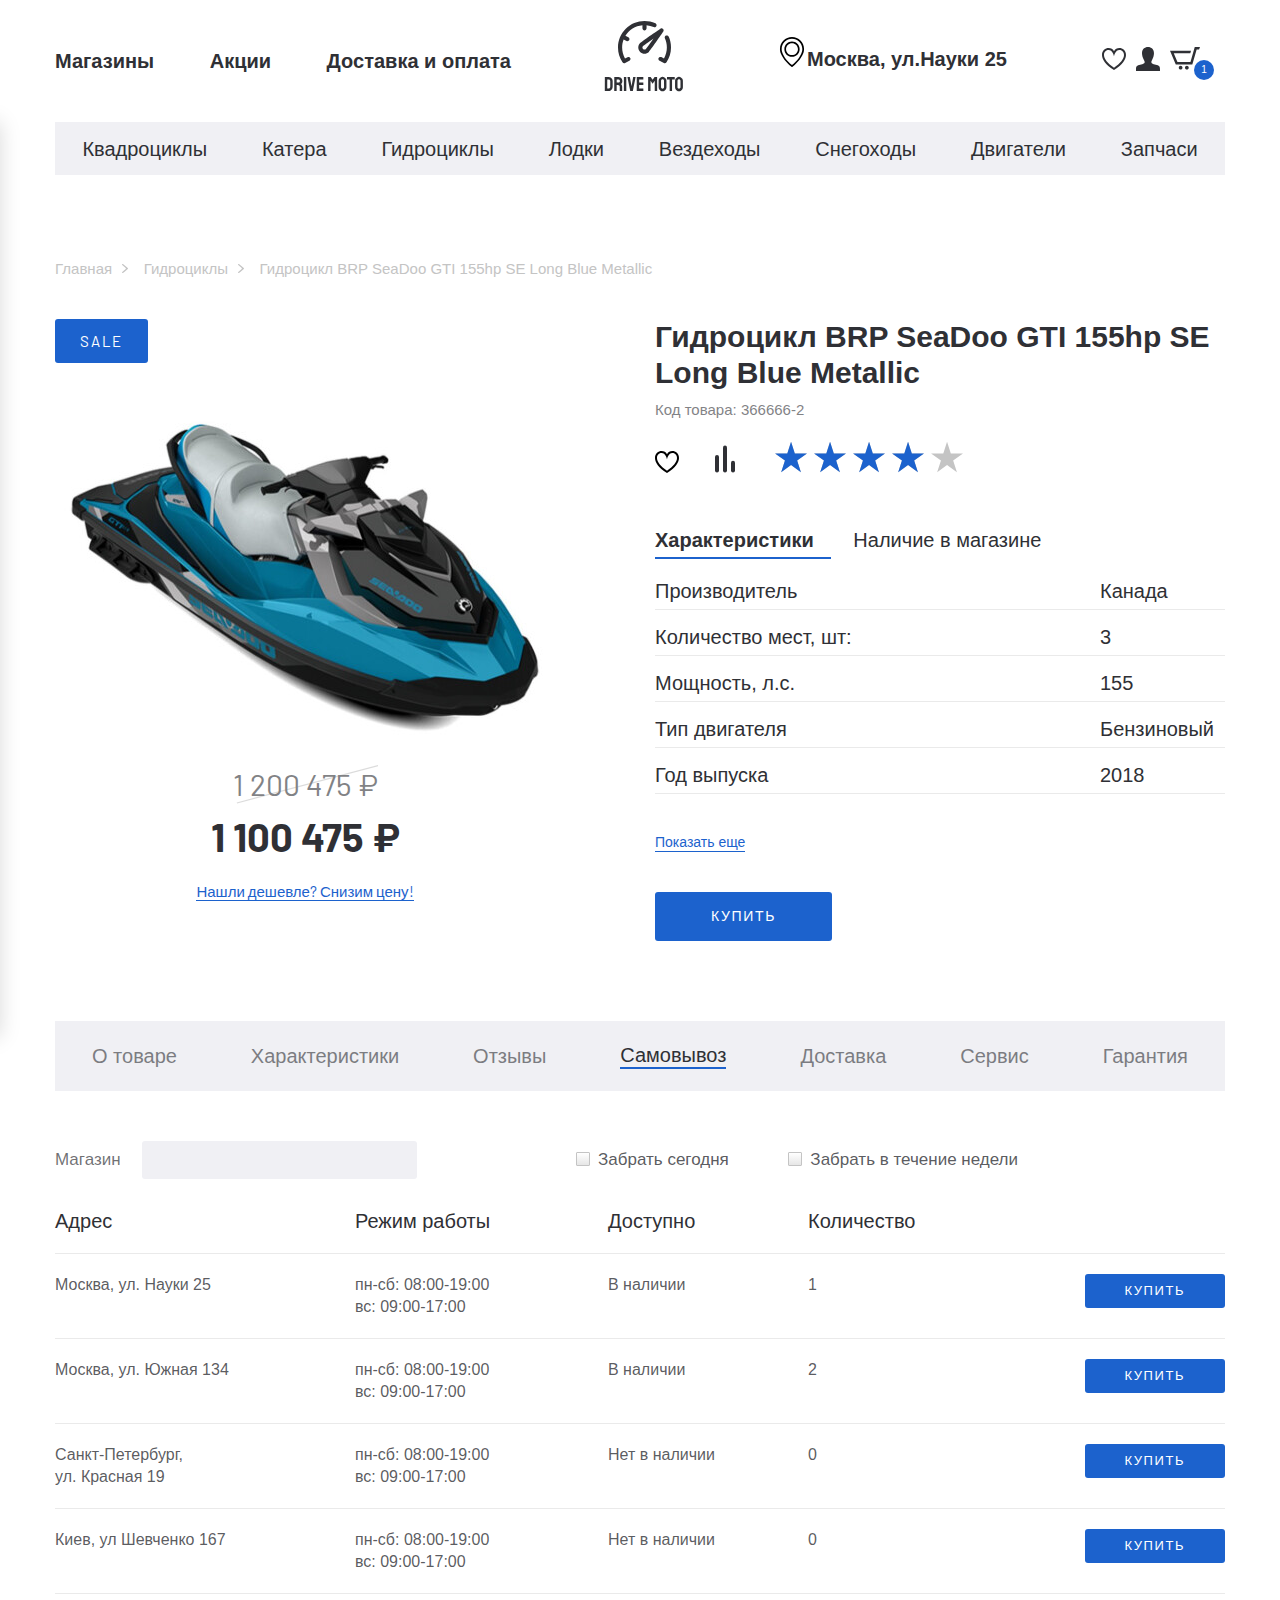
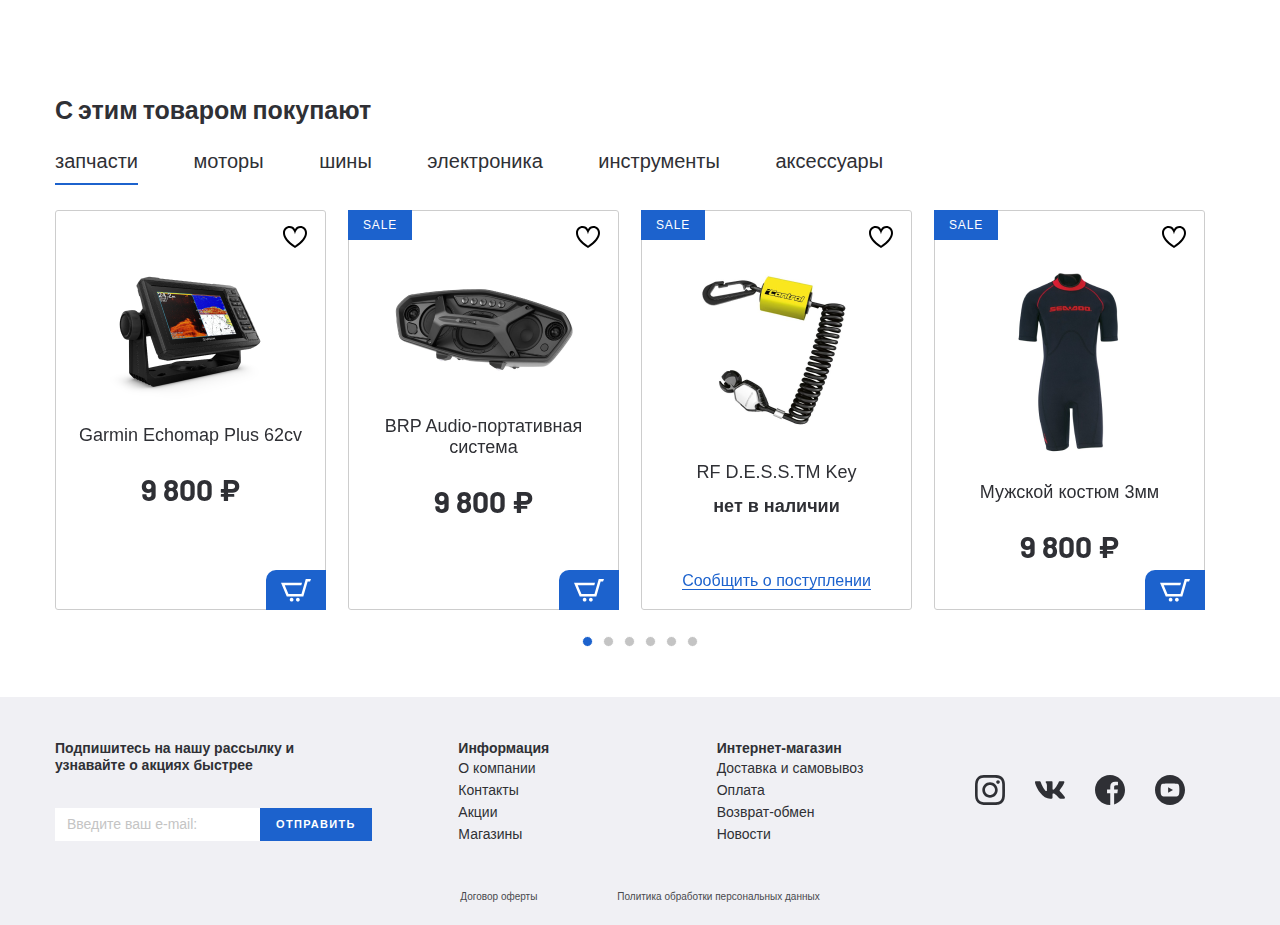
<file: product.html>
<!DOCTYPE html>
<html lang="ru">

<head>
    <meta charset="UTF-8">
    <meta http-equiv="X-UA-Compatible" content="IE=edge">
    <meta name="viewport" content="width=device-width, initial-scale=1.0">
    <title>Document</title>
    <link rel="stylesheet" href="css/normalize.css">
    <link rel="stylesheet" href="css/slick.css">
    <link rel="stylesheet" href="css/fonts.css">
    <link rel="stylesheet" href="css/ion.rangeSlider.min.css">
    <link rel="stylesheet" href="css/jquery.formstyler.theme.css">
    <link rel="stylesheet" href="css/jquery.rateyo.min.css">
    <link rel="stylesheet" href="css/jquery.formstyler.css">
    <link rel="preconnect" href="https://fonts.gstatic.com">
    <link href="https://fonts.googleapis.com/css2?family=Barlow:wght@400;700&display=swap" rel="stylesheet">
    <link rel="stylesheet" href="css/style.css">
    <link rel="stylesheet" href="css/media.css">
</head>

<body>

    <header class="header">
        <div class="header__top">
            <div class="container">
                <div class="header__top-inner">
                    <nav class="menu">
                        <button class="menu__btn">
                            <div class="menu__btn-line"></div>
                            <div class="menu__btn-line"></div>
                            <div class="menu__btn-line"></div>
                        </button>
                        <ul class="menu__list">
                            <li class="menu__item"><a href="#" class="menu__link">Магазины</a></li>
                            <li class="menu__item"><a href="#" class="menu__link">Акции</a></li>
                            <li class="menu__item"><a href="#" class="menu__link">Доставка и оплата</a></li>
                        </ul>
                    </nav>
                    <a href="#" class="logo">
                        <img src="images/logo.svg" alt="" class="logo__img">
                    </a>
                    <div class="header__box">
                        <p class="header__adress">
                            Москва, ул.Науки 25
                        </p>
                        <ul class="user__list">
                            <li class="user__list-item">
                                <a href="#" class="user-list__link">
                                    <img src="images/like.svg" alt="">
                                </a>
                            </li>
                            <li class="user__list-item">
                                <a href="#" class="user-list__link">
                                    <img src="images/user.svg" alt="">
                                </a>
                            </li>
                            <li class="user__list-item">
                                <a href="#" class="user-list__link basket">
                                    <img src="images/korzina.svg" alt="">
                                    <p class="basket__num">1</p>
                                </a>
                            </li>
                        </ul>
                    </div>
                </div>
            </div>
        </div>
        <ul class="menu-mobile__list  ">
            <li class="menu-mobile__item">
                <a class="menu-mobile__link" href="#">
                    <img src="images/user.svg" alt="" class="menu-mobile__img">
                    <p>Войти</p>
                </a>
            </li>
            <li class="menu-mobile__item">
                <a class="menu-mobile__link" href="#">
                    <img src="images/user.svg" alt="" class="menu-mobile__img">
                    <p>Регистрация</p>
                </a>
            </li>
            <li class="menu-mobile__item">
                <a class="menu-mobile__link" href="#">
                    <img src="images/like.svg" alt="" class="menu-mobile__img">
                    <p>Избранное</p>
                </a>
            </li>
            <li class="menu-mobile__item">
                <a class="menu-mobile__link" href="#">
                    <img src="images/korzina.svg" alt="" class="menu-mobile__img">
                    <p>Корзина</p>
                </a>
            </li>
            <li class="menu-mobile__item">
                <a class="menu-mobile__link" href="#">
                    <img src="images/home.svg" alt="" class="menu-mobile__img">
                    <p>Магазины</p>
                </a>
            </li>
            <li class="menu-mobile__item">
                <a class="menu-mobile__link" href="#">
                    <img src="images/persent.svg" alt="" class="menu-mobile__img">
                    <p>Акции</p>
                </a>
            </li>
            <li class="menu-mobile__item">
                <a class="menu-mobile__link" href="#">
                    <img src="images/box.svg" alt="" class="menu-mobile__img">
                    <p>Доставка и оплата</p>
                </a>
            </li>
            <li class="menu-mobile__item">
                <a class="menu-mobile__link" href="#">
                    <p>Квадроциклы</p>
                </a>
            </li>
            <li class="menu-mobile__item">
                <a class="menu-mobile__link" href="#">
                    <p>Катера</p>
                </a>
            </li>
            <li class="menu-mobile__item">
                <a class="menu-mobile__link" href="#">
                    <p>Гидроциклы</p>
                </a>
            </li>
            <li class="menu-mobile__item">
                <a class="menu-mobile__link" href="#">
                    <p>Лодки</p>
                </a>
            </li>
            <li class="menu-mobile__item">
                <a class="menu-mobile__link" href="#">
                    <p>Вездеходы</p>
                </a>
            </li>
            <li class="menu-mobile__item">
                <a class="menu-mobile__link" href="#">
                    <p>Снегоходы</p>
                </a>
            </li>
            <li class="menu-mobile__item">
                <a class="menu-mobile__link" href="#">
                    <p>Двигатели</p>
                </a>
            </li>
            <li class="menu-mobile__item">
                <a class="menu-mobile__link" href="#">
                    <p>Запчасти</p>
                </a>
            </li>
        </ul>
        <div class="menu__mobile-linewrapper">
            <ul class="menu__mobile-line">
                <li class="menu__item"><a href="#" class="menu__link">Магазины</a></li>
                <li class="menu__item"><a href="#" class="menu__link">Акции</a></li>
                <li class="menu__item"><a href="#" class="menu__link">Доставка и оплата</a></li>
            </ul>
        </div>

        <div class="header__bottom">
            <div class="container">

                <ul class="menu-categories">
                    <li class="menu-categories__item"><a href="#" class="menu-categories__link">Квадроциклы</a></li>
                    <li class="menu-categories__item"><a href="#" class="menu-categories__link">Катера</a></li>
                    <li class="menu-categories__item"><a href="#" class="menu-categories__link">Гидроциклы</a></li>
                    <li class="menu-categories__item"><a href="#" class="menu-categories__link">Лодки</a></li>
                    <li class="menu-categories__item"><a href="#" class="menu-categories__link">Вездеходы</a></li>
                    <li class="menu-categories__item"><a href="#" class="menu-categories__link">Снегоходы</a></li>
                    <li class="menu-categories__item"><a href="#" class="menu-categories__link">Двигатели</a></li>
                    <li class="menu-categories__item"><a href="#" class="menu-categories__link">Запчаси</a></li>
                </ul>

            </div>
        </div>
    </header>

    <div class="breadcrumbs">
        <div class="container">
            <div class="breadcrumbs__inner">
                <ul class="breadcrumbs__list mobile-overflow">
                    <li class="breadcrumbs__list-item">
                        <a href="#">Главная</a>
                    </li>
                    <li class="breadcrumbs__list-item">
                        <a href="#">Гидроциклы</a>
                    </li>
                    <li class="breadcrumbs__list-item">
                        <a href="#">Гидроцикл BRP SeaDoo GTI 155hp SE Long Blue Metallic</a>
                    </li>
                </ul>
            </div>
        </div>

    </div>

    <section class="pruduct-card">
        <div class="container">
            <div class="pruduct-card__inner">
                <div class="pruduct-card__img-box product-item--sale">
                    <img src="images/content/product-card1.png" alt="" class="pruduct-card__img">
                    <p class="pruduct-card__price-old">1 200 475 ₽</p>
                    <p class="pruduct-card__price-new">1 100 475 ₽</p>
                    <a href="#" class="product-card__link">Нашли дешевле? Снизим цену!</a>
                    <div class="card__list-btn card__list-btn-mobile">
                        <button type="submit">КУПИТЬ</button>
                    </div>
                </div>
                <div class="pruduct-card__content">
                    <h1 class="pruduct-card__title">
                        Гидроцикл BRP SeaDoo GTI 155hp SE Long Blue Metallic
                    </h1>
                    <p class="pruduct-card__code">
                        Код товара: 366666-2
                    </p>
                    <div class="pruduct-card__buttons">
                        <a href="#" class="pruduct-card__icon-favourite"><img src="images/favouirite.svg" alt=""></a>
                        <a href="#" class="pruduct-card__icon-">
                            <img src="images/compersion.svg" alt="">
                        </a>
                        <a href="#" class="rate">
                            <div class="rate-yo" data-rateyo-rating="4"></div>
                        </a>
                    </div>
                    <div class="tabs__wrapper pruduct-card__tabs">
                        <div class="tabs">
                            <a href="#product_1" class="pruduct-card__tab tab tab--active">Характеристики</a>
                            <a href="#product_2" class="pruduct-card__tab tab">Наличие в магазине</a>
                        </div>
                        <div class="tabs-container">
                            <div id="product_1" class="tabs_content pruduct-card__tab-content tabs_content--active">
                                <ul class="pruduct-card__list">
                                    <li class="pruduct-card__item">
                                        <div class="pruduct-card__item-left">Производитель</div>
                                        <div class="pruduct-card__item-right">Канада</div>
                                    </li>
                                    <li class="pruduct-card__item">
                                        <div class="pruduct-card__item-left">Количество мест, шт: </div>
                                        <div class="pruduct-card__item-right">3</div>
                                    </li>
                                    <li class="pruduct-card__item">
                                        <div class="pruduct-card__item-left">Мощность, л.с.</div>
                                        <div class="pruduct-card__item-right">155</div>
                                    </li>
                                    <li class="pruduct-card__item">
                                        <div class="pruduct-card__item-left">Тип двигателя</div>
                                        <div class="pruduct-card__item-right">Бензиновый</div>
                                    </li>
                                    <li class="pruduct-card__item">
                                        <div class="pruduct-card__item-left">Год выпуска</div>
                                        <div class="pruduct-card__item-right"> 2018</div>
                                    </li>
                                </ul>
                                <a href="#" class="pruduct-card__more">Показать еще</a>
                                <div class="pruduct-card__btn">

                                    <button>купить</button>
                                </div>
                            </div>
                            <div id="product_2" class="tabs_content pruduct-card__tab-content">content-2</div>
                        </div>
                    </div>
                </div>
            </div>
        </div>
    </section>
    <section class="card__tabs">
        <div class="container">
            <div class="tabs-wrapper">
                <div class="tabs card__tab-box mobile-overflow">
                    <a href="#product-card__tabs_1" class="card__tab tab ">О товаре</a>
                    <a href="#product-card__tabs_2" class="card__tab tab">Характеристики</a>
                    <a href="#product-card__tabs_3" class="card__tab tab">Отзывы</a>
                    <a href="#product-card__tabs_4" class="card__tab tab tab--active">Самовывоз</a>
                    <a href="#product-card__tabs_5" class="card__tab tab">Доставка</a>
                    <a href="#product-card__tabs_6" class="card__tab tab">Cервис</a>
                    <a href="#product-card__tabs_7" class="card__tab tab">Гарантия</a>
                </div>
            </div>
            <div class="tabs-container">
                <div id="product-card__tabs_1" class="tabs_content card__tab-content ">cont
                </div>
                <div id="product-card__tabs_2" class="tabs_content card__tab-content">content-1</div>
                <div id="product-card__tabs_3" class="tabs_content card__tab-content">content-2</div>
                <div id="product-card__tabs_4" class="tabs_content card__tab-content tabs_content--active">
                    <form action="">
                        <div class="card__top-line">
                            <label class="card__label-search" for="">Магазин
                                    <input class="card__input-search" type="text">
                                </label>
                            <label class="card__label-pickup" for=""><input class="filter-style" type="radio" name="tip">Забрать сегодня</label>
                            <label class="card__label-pickup" for=""><input class="filter-style" type="radio" name="tip">Забрать в течение недели</label>
                        </div>
                        <ul class="card__list">
                            <li class="card__list-item card__list-itemtitle">
                                <div class="card__list-addres ">Адрес</div>
                                <div class="card__list-workhours ">Режим работы</div>
                                <div class="card__list-aviable ">Доступно</div>
                                <div class="card__list-num ">Количество</div>
                                <div class="card__list-btn "></div>

                            </li>
                            <li class="card__list-item">
                                <div class="card__list-addres">Москва, ул. Науки 25</div>
                                <div class="card__list-workhours">
                                    <div class="workhours">
                                        <span>пн-сб:</span> <span> 08:00-19:00</span>
                                    </div>
                                    <div class="workhours">
                                        <span>вс:</span> <span>09:00-17:00</span>
                                    </div>
                                </div>
                                <div class="card__list-aviable">В наличии</div>
                                <div class="card__list-num">1</div>
                                <div class="card__list-btn">
                                    <button type="submit">КУПИТЬ</button>
                                </div>

                            </li>
                            <li class="card__list-item">
                                <div class="card__list-addres">Москва, ул. Южная 134</div>
                                <div class="card__list-workhours">
                                    <div class="workhours">
                                        <span>пн-сб:</span> <span> 08:00-19:00</span>
                                    </div>
                                    <div class="workhours">
                                        <span>вс:</span> <span>09:00-17:00</span>
                                    </div>
                                </div>
                                <div class="card__list-aviable">В наличии</div>
                                <div class="card__list-num">2</div>
                                <div class="card__list-btn">
                                    <button type="submit">КУПИТЬ</button>
                                </div>

                            </li>
                            <li class="card__list-item">
                                <div class="card__list-addres">Санкт-Петербург,<br> ул. Красная 19</div>
                                <div class="card__list-workhours">
                                    <div class="workhours">
                                        <span>пн-сб:</span> <span> 08:00-19:00</span>
                                    </div>
                                    <div class="workhours">
                                        <span>вс:</span> <span>09:00-17:00</span>
                                    </div>
                                </div>
                                <div class="card__list-aviable">Нет в наличии</div>
                                <div class="card__list-num">0</div>
                                <div class="card__list-btn">
                                    <button type="submit">КУПИТЬ</button>
                                </div>

                            </li>
                            <li class="card__list-item">
                                <div class="card__list-addres">Киев, ул Шевченко 167</div>
                                <div class="card__list-workhours">
                                    <div class="workhours">
                                        <span>пн-сб:</span> <span> 08:00-19:00</span>
                                    </div>
                                    <div class="workhours">
                                        <span>вс:</span> <span>09:00-17:00</span>
                                    </div>
                                </div>
                                <div class="card__list-aviable">Нет в наличии</div>
                                <div class="card__list-num">0</div>
                                <div class="card__list-btn">
                                    <button type="submit">КУПИТЬ</button>
                                </div>

                            </li>
                        </ul>
                    </form>
                </div>
                <div id="product-card__tabs_6" class="tabs_content card__tab-content">content-4</div>
                <div id="product-card__tabs_7" class="tabs_content card__tab-content">content-5</div>
            </div>

    </section>
    <section class="products">
        <div class="container">
            <div class="products__inner">
                <h3 class="product__title">
                    С этим товаром покупают
                </h3>
                <div class="tabs-wrapper">
                    <div class="tabs product__tabs mobile-overflow">
                        <a href="#popular-tab-1" class="tab product__tab tab--active">запчасти</a>
                        <a href="#popular-tab-2" class="tab product__tab">моторы</a>
                        <a href="#popular-tab-3" class="tab product__tab">шины </a>
                        <a href="#popular-tab-4" class="tab product__tab">электроника</a>
                        <a href="#popular-tab-5" class="tab product__tab">инструменты</a>
                        <a href="#popular-tab-6" class="tab product__tab">аксессуары </a>
                    </div>
                </div>
                <div class="tabs-container product__container">
                    <div id="popular-tab-1" class="tabs_content product__content tabs_content--active">
                        <div class="product-slider">
                            <div class="product-slider__item">
                                <div class="product-item__wrapper">
                                    <button class="product-item__favourite">
                                    </button>
                                    <button class="product-item__basket">
                                        <img src="images/basket-white.svg" alt="">
                                    </button>
                                    <a href="#" class="product-item__notify-link">
                                        <span>
                                        Сообщить о поступлении
                                       </span>
                                    </a>
                                    <a href="#" class="product-item ">
                                        <p class="product-item__hover-text">посмотреть товар</p>
                                        <img src="images/content/plus.png" alt="" class="product-item__img">
                                        <h4 class="product-item__title">Garmin Echomap Plus 62cv
                                        </h4>
                                        <p class="price product-item__price">
                                            9 800 ₽
                                        </p>
                                        <p class="product-item__notify-text">
                                            нет в наличии
                                        </p>
                                    </a>
                                </div>

                            </div>
                            <div class="product-slider__item">
                                <div class="product-item__wrapper">
                                    <button class="product-item__favourite">
                                    </button>
                                    <button class="product-item__basket">
                                        <img src="images/basket-white.svg" alt="">
                                    </button>
                                    <a href="#" class="product-item__notify-link">
                                        <span>
                                        Сообщить о поступлении
                                       </span>
                                    </a>
                                    <a href="#" class="product-item product-item--sale ">
                                        <p class="product-item__hover-text">посмотреть товар</p>
                                        <img src="images/content/sistem.png" alt="" class="product-item__img">
                                        <h4 class="product-item__title">BRP Audio-портативная система
                                        </h4>
                                        <p class="price product-item__price">
                                            9 800 ₽
                                        </p>
                                        <p class="product-item__notify-text">
                                            нет в наличии
                                        </p>
                                    </a>
                                </div>

                            </div>
                            <div class="product-slider__item">
                                <div class="product-item__wrapper product-item__not-aviable">
                                    <button class="product-item__favourite">
                                    </button>
                                    <button class="product-item__basket">
                                        <img src="images/basket-white.svg" alt="">
                                    </button>
                                    <a href="#" class="product-item__notify-link">
                                        <span>
                                        Сообщить о поступлении
                                       </span>
                                    </a>
                                    <a href="#" class="product-item product-item--sale ">
                                        <p class="product-item__hover-text">посмотреть товар</p>
                                        <img src="images/content/key.png" alt="" class="product-item__img">
                                        <h4 class="product-item__title">RF D.E.S.S.TM Key
                                        </h4>
                                        <p class="price product-item__price">
                                            9 800 ₽
                                        </p>
                                        <p class="product-item__notify-text">
                                            нет в наличии
                                        </p>
                                    </a>
                                </div>

                            </div>
                            <div class="product-slider__item">
                                <div class="product-item__wrapper">
                                    <button class="product-item__favourite">
                                    </button>
                                    <button class="product-item__basket">
                                        <img src="images/basket-white.svg" alt="">
                                    </button>
                                    <a href="#" class="product-item__notify-link">
                                        <span>
                                        Сообщить о поступлении
                                       </span>
                                    </a>
                                    <a href="#" class="product-item product-item--sale ">
                                        <p class="product-item__hover-text">посмотреть товар</p>
                                        <img src="images/content/costum.png" alt="" class="product-item__img">
                                        <h4 class="product-item__title">Мужской костюм 3мм
                                        </h4>
                                        <p class="price product-item__price">
                                            9 800 ₽
                                        </p>
                                        <p class="product-item__notify-text">
                                            нет в наличии
                                        </p>
                                    </a>
                                </div>

                            </div>
                            <div class="product-slider__item">
                                <div class="product-item__wrapper">
                                    <button class="product-item__favourite">
                                    </button>
                                    <button class="product-item__basket">
                                        <img src="images/basket-white.svg" alt="">
                                    </button>
                                    <a href="#" class="product-item__notify-link">
                                        <span>
                                        Сообщить о поступлении
                                       </span>
                                    </a>
                                    <a href="#" class="product-item product-item--sale ">
                                        <p class="product-item__hover-text">посмотреть товар</p>
                                        <img src="images/content/images__product-1.png" alt="" class="product-item__img">
                                        <h4 class="product-item__title">Водонепроницаемый Рюкзак
                                        </h4>
                                        <p class="price product-item__price">
                                            9 800 ₽
                                        </p>
                                        <p class="product-item__notify-text">
                                            нет в наличии
                                        </p>
                                    </a>
                                </div>

                            </div>
                            <div class="product-slider__item">
                                <div class="product-item__wrapper">
                                    <button class="product-item__favourite">
                                    </button>
                                    <button class="product-item__basket">
                                        <img src="images/basket-white.svg" alt="">
                                    </button>
                                    <a href="#" class="product-item__notify-link">
                                        <span>
                                        Сообщить о поступлении
                                       </span>
                                    </a>
                                    <a href="#" class="product-item  ">
                                        <p class="product-item__hover-text">посмотреть товар</p>
                                        <img src="images/content/images__product-1.png" alt="" class="product-item__img">
                                        <h4 class="product-item__title">Водонепроницаемый Рюкзак
                                        </h4>
                                        <p class="price product-item__price">
                                            9 800 ₽
                                        </p>
                                        <p class="product-item__notify-text">
                                            нет в наличии
                                        </p>
                                    </a>
                                </div>

                            </div>
                        </div>
                    </div>
                    <div id="popular-tab-2" class="tabs_content product__content">
                        <div class="product-slider">
                            <div class="product-slider__item">
                                <div class="product-item__wrapper">
                                    <button class="product-item__favourite">
                                </button>
                                    <button class="product-item__basket">
                                    <img src="images/basket-white.svg" alt="">
                                </button>
                                    <a href="#" class="product-item__notify-link">
                                        <span>
                                    Сообщить о поступлении
                                   </span>
                                    </a>
                                    <a href="#" class="product-item ">
                                        <p class="product-item__hover-text">посмотреть товар</p>
                                        <img src="images/content/images__product-1.png" alt="" class="product-item__img">
                                        <h4 class="product-item__title">Водонепроницаемый Рюкзак
                                        </h4>
                                        <p class="price product-item__price">
                                            9 800 ₽
                                        </p>
                                        <p class="product-item__notify-text">
                                            нет в наличии
                                        </p>
                                    </a>
                                </div>

                            </div>
                            <div class="product-slider__item">
                                <div class="product-item__wrapper">
                                    <button class="product-item__favourite">
                                </button>
                                    <button class="product-item__basket">
                                    <img src="images/basket-white.svg" alt="">
                                </button>
                                    <a href="#" class="product-item__notify-link">
                                        <span>
                                    Сообщить о поступлении
                                   </span>
                                    </a>
                                    <a href="#" class="product-item product-item--sale ">
                                        <p class="product-item__hover-text">посмотреть товар</p>
                                        <img src="images/content/images__product-1.png" alt="" class="product-item__img">
                                        <h4 class="product-item__title">Водонепроницаемый Рюкзак
                                        </h4>
                                        <p class="price product-item__price">
                                            9 800 ₽
                                        </p>
                                        <p class="product-item__notify-text">
                                            нет в наличии
                                        </p>
                                    </a>
                                </div>

                            </div>
                            <div class="product-slider__item">
                                <div class="product-item__wrapper product-item__not-aviable">
                                    <button class="product-item__favourite">
                                </button>
                                    <button class="product-item__basket">
                                    <img src="images/basket-white.svg" alt="">
                                </button>
                                    <a href="#" class="product-item__notify-link">
                                        <span>
                                    Сообщить о поступлении
                                   </span>
                                    </a>
                                    <a href="#" class="product-item product-item--sale ">
                                        <p class="product-item__hover-text">посмотреть товар</p>
                                        <img src="images/content/images__product-1.png" alt="" class="product-item__img">
                                        <h4 class="product-item__title">Водонепроницаемый Рюкзак
                                        </h4>
                                        <p class="price product-item__price">
                                            9 800 ₽
                                        </p>
                                        <p class="product-item__notify-text">
                                            нет в наличии
                                        </p>
                                    </a>
                                </div>

                            </div>
                            <div class="product-slider__item">
                                <div class="product-item__wrapper">
                                    <button class="product-item__favourite">
                                </button>
                                    <button class="product-item__basket">
                                    <img src="images/basket-white.svg" alt="">
                                </button>
                                    <a href="#" class="product-item__notify-link">
                                        <span>
                                    Сообщить о поступлении
                                   </span>
                                    </a>
                                    <a href="#" class="product-item product-item--sale ">
                                        <p class="product-item__hover-text">посмотреть товар</p>
                                        <img src="images/content/images__product-1.png" alt="" class="product-item__img">
                                        <h4 class="product-item__title">Водонепроницаемый Рюкзак
                                        </h4>
                                        <p class="price product-item__price">
                                            9 800 ₽
                                        </p>
                                        <p class="product-item__notify-text">
                                            нет в наличии
                                        </p>
                                    </a>
                                </div>

                            </div>
                            <div class="product-slider__item">
                                <div class="product-item__wrapper">
                                    <button class="product-item__favourite">
                                </button>
                                    <button class="product-item__basket">
                                    <img src="images/basket-white.svg" alt="">
                                </button>
                                    <a href="#" class="product-item__notify-link">
                                        <span>
                                    Сообщить о поступлении
                                   </span>
                                    </a>
                                    <a href="#" class="product-item product-item--sale ">
                                        <p class="product-item__hover-text">посмотреть товар</p>
                                        <img src="images/content/images__product-1.png" alt="" class="product-item__img">
                                        <h4 class="product-item__title">Водонепроницаемый Рюкзак
                                        </h4>
                                        <p class="price product-item__price">
                                            9 800 ₽
                                        </p>
                                        <p class="product-item__notify-text">
                                            нет в наличии
                                        </p>
                                    </a>
                                </div>

                            </div>
                            <div class="product-slider__item">
                                <div class="product-item__wrapper">
                                    <button class="product-item__favourite">
                                </button>
                                    <button class="product-item__basket">
                                    <img src="images/basket-white.svg" alt="">
                                </button>
                                    <a href="#" class="product-item__notify-link">
                                        <span>
                                    Сообщить о поступлении
                                   </span>
                                    </a>
                                    <a href="#" class="product-item  ">
                                        <p class="product-item__hover-text">посмотреть товар</p>
                                        <img src="images/content/images__product-1.png" alt="" class="product-item__img">
                                        <h4 class="product-item__title">Водонепроницаемый Рюкзак
                                        </h4>
                                        <p class="price product-item__price">
                                            9 800 ₽
                                        </p>
                                        <p class="product-item__notify-text">
                                            нет в наличии
                                        </p>
                                    </a>
                                </div>

                            </div>
                        </div>
                    </div>
                    <div id="popular-tab-3" class="tabs_content product__content">slider3</div>
                    <div id="popular-tabt-4" class="tabs_content product__content">slider4</div>
                    <div id="popular-tab-5" class="tabs_content product__content">slider5</div>
                    <div id="popular-tab-6" class="tabs_content product__content">slider6 </div>
                </div>

            </div>
        </div>
    </section>

    <footer class="footer">
        <div class="container">
            <div class="footer__top">
                <div class="footer__top-inner">
                    <div class="footer__top-item footer__top-newsletter">
                        <h6 class="footer__top-title">Подпишитесь на нашу рассылку и узнавайте о акцияx быстрее</h6>
                        <form action="" class="footer-form">
                            <input class="footer-form__input" type="text" placeholder="Введите ваш e-mail:">
                            <button class="footer-form__btn" type="submit">Отправить</button>
                        </form>
                    </div>
                    <div class="footer__top-item  footer__top-itemdrop">
                        <h6 class="footer__top-title footer__topdrop ">Информация
                        </h6>
                        <ul class="footer-list">
                            <li class="footer-list__item"><a href="#">
                                О компании
                               </a></li>
                            <li class="footer-list__item"><a href="#">
                                Контакты
                                </a></li>
                            <li class="footer-list__item">Акции
                                <a href="#"></a>
                            </li>
                            <li class="footer-list__item">Магазины
                                <a href="#"></a>
                            </li>
                        </ul>
                    </div>
                    <div class="footer__top-item ">
                        <h6 class="footer__top-title footer__topdrop">
                            Интернет-магазин
                        </h6>
                        <ul class="footer-list">
                            <li class="footer-list__item"><a href="#">
                                Доставка и самовывоз
                               </a></li>
                            <li class="footer-list__item"><a href="#">
                                Оплата
                                </a></li>
                            <li class="footer-list__item">Возврат-обмен
                                <a href="#"></a>
                            </li>
                            <li class="footer-list__item">Новости
                                <a href="#"></a>
                            </li>
                        </ul>
                    </div>
                    <div class="footer__top-item footer__top-social">
                        <ul class="social-list">
                            <li class="social-list__item">
                                <a href="#">
                                    <img src="images/insta.svg" alt="">
                                </a>
                            </li>
                            <li class="social-list__item">
                                <a href="#">
                                    <img src="images/vk.svg" alt="">
                                </a>
                            </li>
                            <li class="social-list__item">
                                <a href="#">
                                    <img src="images/face.svg" alt="">
                                </a>
                            </li>
                            <li class="social-list__item">
                                <a href="#">
                                    <img src="images/tube.svg" alt="">
                                </a>
                            </li>
                        </ul>
                    </div>
                </div>
            </div>
            <div class="footer__bottom">
                <a href="#" class="footer__bottom-link">
                    Договор оферты
                </a>
                <a href="#" class="footer__bottom-link">Политика обработки персональных данных</a>
            </div>
        </div>
    </footer>


    <script src="https://ajax.googleapis.com/ajax/libs/jquery/3.4.1/jquery.min.js"></script>
    <script src="js/slick.min.js"></script>
    <script src="js/ion.rangeSlider.min.js"></script>
    <script src="js/jquery.formstyler.min.js"></script>
    <script src="js/jquery.rateyo.min.js"></script>
    <script src="js/main.js"></script>
</body>

</html>
</file>
<file: css/fonts.css>
@font-face {
    font-family: 'SFProDisplay-Regular', sans-serif;
    src: url(../fonts/SFProDisplay-Regular.woff2) format('woff2'), url(../fonts/SFProDisplay-Regular.woff) format('woff');
    font-weight: 400;
    font-style: normal;
    font-display: swap;
}

@font-face {
    font-family: 'SFProDisplay-Medium', sans-serif;
    src: url(../fonts/SFProDisplay-Medium.woff2) format('woff2'), url(../fonts/SFProDisplay-Medium.woff) format('woff');
    font-weight: 500;
    font-style: normal;
    font-display: swap;
}

@font-face {
    font-family: 'SFProDisplay-Semibold', sans-serif;
    src: url(../fonts/SFProDisplay-Semibold.woff2) format('woff2'), url(../fonts/SFProDisplay-Semibold.woff) format('woff');
    font-weight: 600;
    font-style: normal;
    font-display: swap;
}

@font-face {
    font-family: 'SFProDisplay-Bold', sans-serif;
    src: url(../fonts/SFProDisplay-Bold.woff2) format('woff2'), url(../fonts/SFProDisplay-Bold.woff) format('woff');
    font-weight: 700;
    font-style: normal;
    font-display: swap;
}
</file>
<file: css/style.css>
html {
    box-sizing: border-box;
}

*,
*::before,
*::after {
    box-sizing: inherit;
}

a {
    text-decoration: none;
    color: inherit;
    display: inline-block;
}

ul,
li {
    margin: 0;
    padding: 0;
    list-style: none;
}

h1,
h2,
h3,
h4,
h5,
h6 {
    margin: 0;
}

p {
    margin: 0;
}

body {
    color: #2F3035;
    font-family: 'SFProDisplay-Regular', sans-serif;
    font-size: 20px;
    line-height: 24px;
    font-weight: 400;
    overflow-x: hidden;
    min-width: 320px;
}

.container {
    max-width: 1200px;
    padding: 0 15px;
    margin: 0 auto;
}

.header__top-inner {
    display: flex;
    justify-content: space-between;
    align-items: center;
    min-height: 122px;
    font-family: 'SFProDisplay-Bold', sans-serif;
    font-weight: 700;
}

.menu__item {
    display: inline-block;
}

.menu__item+.menu__item {
    padding-left: 50px;
}

.header__box {
    display: flex;
}

.header__adress {
    margin-right: 60px;
    width: 265px;
    padding-left: 30px;
    position: relative;
}

.header__adress::before {
    content: '';
    position: absolute;
    background-image: url('../images/местоположение\ 1.svg');
    width: 30px;
    height: 30px;
    left: 0;
    top: -10px;
}

.menu__btn {
    display: none;
}

.menu-mobile__item {
    position: relative;
    border-bottom: 1px solid rgba(0, 0, 0, 0.1);
}

.menu-mobile__list {
    width: 243px;
    box-shadow: 0px 0px 20px rgba(0, 0, 0, 0.15);
    transform: translateX(-100%);
    transition: all .3s;
    position: absolute;
    background-color: white;
}

.menu-mobile__list--active {
    transform: translateX(0);
}

.menu__mobile-linewrapper {
    display: none;
}

.menu-mobile__link {
    padding-left: 53px;
    padding-top: 36px;
}

.menu-mobile__img {
    position: absolute;
    left: 11px;
    bottom: 0;
}

.user__list {
    margin-right: 15px;
    display: flex;
    align-items: center;
}

.user__list-item {
    padding-right: 10px;
}

.basket {
    position: relative;
}

.basket__num {
    position: absolute;
    font-family: 'SFProDisplay-Medium', sans-serif;
    font-weight: 500;
    color: white;
    font-size: 10px;
    line-height: 20px;
    width: 20px;
    height: 20px;
    background-color: #1C62CD;
    border-radius: 50%;
    text-align: center;
    bottom: -5px;
    right: -14px;
}

.menu-categories {
    background-color: #F0F0F4;
    display: flex;
    align-items: center;
    justify-content: space-around;
    min-height: 53px;
}

.menu-categories__item {
    position: relative;
}

.menu-categories__link {
    transition: all .3s;
    font-weight: 400;
    padding: 15px 0 14px;
    position: relative;
}

.menu-categories__link::before {
    content: "";
    transition: all .3s;
    width: 0;
    right: 0;
    left: auto;
    position: absolute;
    background-color: #1C62CD;
    height: 3px;
    bottom: -2px;
}

.menu-categories__link:hover {
    font-family: 'SFProDisplay-Semibold', sans-serif;
    color: black;
}

.menu-categories__link:hover::before {
    width: 100%;
    left: 0;
    right: auto;
}

.header__bottom {
    margin-bottom: 80px;
}

.page-section {
    margin-bottom: 80px;
}

.banner-section__inner {
    display: flex;
    justify-content: space-between;
}

.banner-section__slider {
    max-width: 870px;
}

.banner-section__slider-btn,
.product-slider-btn {
    position: absolute;
    top: 50%;
    transform: translateY(-50%);
    background-color: transparent;
    border: none;
    padding: 0;
    margin: 0;
    z-index: 2;
    cursor: pointer;
}

.banner-section__slider-btnprev {
    left: 20px;
}

.banner-section__slider-btnnext {
    right: 20px;
}

.slick-dots {
    position: absolute;
    bottom: 40px;
    left: 0;
    right: 0;
    text-align: center;
}

.slick-dots li {
    display: inline-block;
    padding: 0 5px;
}

.slick-dots button {
    padding: 0;
    font-size: 0;
    margin: 0;
    width: 11px;
    height: 11px;
    border: 1px solid white;
    border-radius: 50%;
    background-color: transparent;
}

.slick-dots .slick-active button {
    background-color: white;
}

.slick-active li button {
    background-color: white;
}

.sale-item {
    max-width: 265px;
    text-align: center;
    border: 1px solid #CDCDCD;
    border-radius: 3px;
    display: flex;
    flex-direction: column;
    justify-content: space-between;
}

.sale-item__top {
    display: flex;
    justify-content: space-between;
    align-items: flex-start;
}

.sale-item__info {
    color: white;
    background-color: #1C62CD;
    padding: 8px 20px;
    text-transform: uppercase;
    font-size: 12px;
    letter-spacing: 0.1em;
}

.sale-item__price {
    text-align: right;
}

.price {
    font-family: 'Barlow', sans-serif;
    position: relative;
}

.sale-item__price-new {
    font-weight: 700;
    font-size: 27px;
    line-height: 32px;
    color: #1C62CD;
    margin-right: 6px;
    padding-right: 20px;
}

.sale-item__price-new::after {
    content: '';
    position: absolute;
    background-image: url(../images/icons__price.svg);
    right: 0;
    top: 8px;
    width: 15px;
    height: 18px;
}

.sale-item__price-old {
    font-weight: 400;
    font-size: 14px;
    line-height: 17px;
    color: #C4C4C4;
    margin-right: 15px;
    background-image: url(../images/old__line.svg);
    padding: 2px 5px;
    background-repeat: no-repeat;
    display: inline-block;
}

.sale-item__price-old::after {
    content: '';
    position: absolute;
    background-image: url(../images/icons__price-old.svg);
    right: -10px;
    top: 5px;
    width: 8px;
    height: 10px;
}

.sale-item__footer {
    background-color: #F0F0F4;
    padding: 25px 20px;
    font-size: 18px;
    line-height: 21px;
}

.sale-item__footer span {
    color: #1C62CD;
    display: block;
    font-weight: 700;
    font-family: 'Barlow', sans-serif;
}

.sale-item__title {
    font-size: 18px;
    line-height: 21px;
    font-family: 'SFProDisplay-Bold', sans-serif;
    font-weight: 700;
    margin-bottom: 7px;
}

.banner-section__slider-img {
    object-fit: cover;
    min-height: 400px;
}

.sale-item__img {
    width: 125px;
    height: 176px;
    object-fit: cover;
    margin: 0 auto;
}

.search__tabs {
    margin-bottom: 25px;
}

.search__tabs-item {
    padding: 11px 26px 12px;
}

.search__tabs-item.tab--active {
    border-radius: 5px;
    background-color: #F0F0F4;
    font-weight: 700;
    font-family: 'SFProDisplay-Bold', sans-serif;
}

.tabs_content {
    display: none;
}

.tabs_content.tabs_content--active {
    display: block;
}

.search__content-form {
    display: flex;
}

.search__content-btn {
    font-weight: bold;
    font-size: 14px;
    line-height: 17px;
    letter-spacing: 0.12em;
    text-transform: uppercase;
    color: white;
    font-family: 'SFProDisplay-Bold', sans-serif;
    background: #1C62CD;
    border-radius: 3px;
    padding: 17px 41px;
    border: none;
    margin-left: -3px;
}

.search__content-input {
    background: #F0F0F4;
    border-radius: 3px;
    padding: 5px 20px;
    border: none;
    font-size: 16px;
    line-height: 19px;
    width: 100%;
}

.search__content-input::placeholder {
    color: #656464;
}

.categories__inner {
    display: flex;
    justify-content: space-between;
    flex-wrap: wrap;
}

.categories__item {
    margin-bottom: 30px;
    border: 1px solid #CDCDCD;
    border-radius: 3px;
    width: 370px;
    display: flex;
    padding: 20px 20px 16px;
    justify-content: space-between;
    transition: all .3s;
}

.categories__item:hover {
    box-shadow: 3px 3px 20px rgba(50, 50, 50, 0.25);
}

.categories__item-info {
    width: 50%;
    display: flex;
    flex-direction: column;
    justify-content: space-between;
}

.categories__item-img {
    text-align: center;
    width: 50%;
}

.categories__item-img img {
    max-width: 100%;
}

.categories__item-title {
    font-weight: bold;
    font-size: 23px;
    line-height: 28px;
    font-family: 'Barlow', sans-serif;
    transition: all .3s;
}

.categories__item:hover .categories__item-title {
    color: #1C62CD;
}

.categories__item-text {
    font-size: 14px;
    line-height: 17px;
    color: #C4C4C4;
}

.categories__item-text::after {
    content: url('../images/arrow__categories.svg');
    padding-left: 2px;
}

.product-item__wrapper {
    position: relative;
    width: 271px;
    transition: all .3s;
}

.product-item__wrapper.product-item__wrapper--list {
    width: 100%;
}

.product-item {
    min-height: 400px;
    border: 1px solid #CDCDCD;
    border-radius: 3px;
    text-align: center;
    padding: 52px 20px 31px;
    transition: all .3s;
    width: 100%;
}

.product-item__title {
    font-weight: normal;
    padding: 14px 0 25px;
    font-size: 18px;
    line-height: 21px;
}

.product-item__favourite {
    position: absolute;
    top: 16px;
    right: 19px;
    width: 24px;
    height: 22px;
    background-color: transparent;
    border: none;
    outline: none;
    z-index: 5;
}

.product-item__favourite::before {
    content: '';
    position: absolute;
    background-image: url('../images/favouirite.svg');
    width: 24px;
    height: 22px;
    top: 0;
    left: 0;
}

.product-item__favourite--active::before {
    background-image: url('../images/favourite__active.svg');
}

.product-item__price {
    font-weight: bold;
    font-size: 30px;
    line-height: 36px;
    color: #2F3035;
}

.product-item__basket {
    position: absolute;
    width: 60px;
    height: 40px;
    background: #1C62CD;
    border-radius: 10px 0px 0px 0px;
    bottom: 0;
    right: 0;
    border: none;
    padding-top: 7px;
    cursor: pointer;
}

.product-item__hover-text {
    background-color: rgba(255, 255, 255, 0.9);
    box-shadow: 0px 0px 15px rgba(0, 0, 0, 0.2);
    border-radius: 3px;
    padding: 18px 21px;
    position: absolute;
    top: 30%;
    opacity: 0;
    display: inline-block;
    transition: all .3s;
}

.product-item:hover .product-item__hover-text {
    opacity: 1;
    color: #2F3035;
}

.product-item:hover {
    box-shadow: 3px 3px 20px rgba(50, 50, 50, 0.25);
    color: #1C62CD;
}

.product-item:hover .product-item__notify-text {
    color: #2F3035;
}

.product-item--sale::before {
    content: 'SALE';
    padding: 8px 15px;
    background-color: #1C62CD;
    left: 0;
    top: 0;
    position: absolute;
    color: white;
    font-size: 12px;
    line-height: 14px;
    letter-spacing: 0.07em;
}

.product-item__wrapper.product-item__not-aviable .product-item__price {
    display: none;
}

.product-item__notify-text {
    display: none;
    font-weight: 700;
    font-size: 18px;
    line-height: 21px;
}

.product-item__wrapper.product-item__not-aviable .product-item__notify-text {
    display: block;
}

.product-item__wrapper.product-item__not-aviable .product-item__basket {
    display: none;
}

.product-item__notify-link {
    display: none;
}

.product-item__wrapper.product-item__not-aviable .product-item__title {
    padding-bottom: 13px;
}

.product-item__wrapper.product-item__not-aviable .product-item__notify-link {
    display: block;
    position: absolute;
    bottom: 20px;
    left: 0;
    right: 0;
    color: #1C62CD;
    text-align: center;
    font-size: 16px;
    line-height: 19px;
}

.product-item__wrapper.product-item__not-aviable .product-item__notify-link span {
    border-bottom: 1px solid #1C62CD;
}

.product__title {
    font-weight: bold;
    font-size: 25px;
    line-height: 30px;
    font-family: 'Barlow', sans-serif;
    margin-bottom: 25px;
}

.product__tab+.product__tab {
    margin-left: 50px;
}

.product__tabs {
    margin-bottom: 25px;
}

.product__tab {
    padding-bottom: 10px;
}

.product__tab.tab--active {
    border-bottom: 2px solid #1C62CD;
}

.product-slider-btnprev {
    left: -40px;
}

.product-slider-btnnext {
    right: -40px;
}

.slick-slide img {
    display: inline;
}

.products {
    margin-bottom: 80px;
}

.product__more {
    text-align: center;
    margin: 35px 0 0;
}

.product__more-link {
    font-size: 15px;
    line-height: 18px;
    letter-spacing: 0.12em;
    text-transform: uppercase;
    padding: 16px 43px;
    background: #F0F0F4;
}

.banner {
    margin-bottom: 80px;
}

.footer {
    background: #F0F0F4;
}

.footer__bottom {
    padding: 46px 0 22px;
    display: flex;
    justify-content: center;
}

.footer__bottom-link {
    font-size: 10px;
    line-height: 12px;
    color: #48494D;
    margin: 0 40px;
}

.footer__top {
    padding-top: 43px;
}

.footer__top-inner {
    display: flex;
    justify-content: space-between;
}

.footer__top-newsletter.footer__top-item {
    width: 295px;
    margin-right: 50px;
}

.footer__top-title {
    font-weight: bold;
    font-size: 14px;
    line-height: 17px;
}

.footer-form {
    margin-top: 34px;
    display: flex;
    justify-content: space-between;
}

.footer-form__input {
    background-color: white;
    border: none;
    line-height: 17px;
    font-size: 14px;
    padding: 0 12px;
}

.footer-form__input::placeholder {
    color: #C4C4C4;
}

.footer-form__btn {
    text-transform: uppercase;
    padding: 10px 16px;
    border: none;
    background-color: #1C62CD;
    color: white;
    font-weight: 600;
    font-size: 11px;
    line-height: 13px;
    text-align: center;
    letter-spacing: 0.12em;
    font-family: 'SFProDisplay-Semibold', sans-serif;
}

.footer__top-item {
    width: 200px;
}

.footer-list {
    line-height: 22px;
    font-size: 14px;
}

.footer__top-social.footer__top-item {
    width: 250px;
}

.social-list {
    display: flex;
    align-items: center;
    height: 100%;
}

.social-list__item+.social-list__item {
    margin-left: 30px;
}

.breadcrumbs {
    margin-bottom: 40px;
}

.breadcrumbs__list-item {
    display: inline-block;
    padding-right: 16px;
    margin-right: 10px;
    position: relative;
    line-height: 18px;
    font-size: 15px;
    color: #C4C4C4;
}

.breadcrumbs__list-item::after {
    content: '';
    position: absolute;
    right: 0;
    background-image: url('../images/arrow__categories.svg');
    width: 6px;
    height: 9px;
    bottom: 5px;
}

.breadcrumbs__list-item:last-child::after {
    display: none;
}

.catalog {
    margin-bottom: 100px;
}

.catalog__title {
    font-weight: bold;
    font-size: 30px;
    line-height: 36px;
    font-family: 'SFProDisplay-Bold', sans-serif;
    margin-bottom: 26px;
}

.catalog__filter {
    display: flex;
    justify-content: space-between;
    margin-bottom: 50px;
}

.catalog__filter-items button {
    font-size: 14px;
    line-height: 17px;
    opacity: 0.7;
    border: none;
    border-radius: 3px;
    background: #F0F0F4;
    padding: 5px 22px;
    cursor: pointer;
}

.catalog__filter-items button+button {
    margin-left: 8px;
}

.catalog__filter-btn {
    display: flex;
    align-items: center;
}

.catalog__filter-btn button {
    background-color: transparent;
    border: none;
    cursor: pointer;
    margin: 0;
    padding: 0;
}

.catalog__filter-btn button+button {
    margin-left: 10px;
}

.catalog__filter-btngrid {
    width: 26px;
    height: 21px;
}

.select-item {
    border: 1px solid #D7D9DF;
    font-size: 14px;
    line-height: 17px;
    margin-right: 34px;
    padding: 7px 10px 7px 20px;
}

.catalog__filter-btnline {
    width: 25px;
    height: 19px;
}

.catalog__filter-button {
    opacity: 0.3;
    outline: none;
}

.catalog__filter-button--active {
    opacity: 1;
}

.catalog__inner {
    display: flex;
}

.catalog__inner-aside {
    min-width: 290px;
    margin-right: 10px;
}

.catalog__inner-list {
    display: flex;
    justify-content: space-between;
    flex-wrap: wrap;
}

.catalog__inner-list .product-item__wrapper {
    margin-bottom: 30px;
}

.product-item__img {
    max-width: 100%;
}

.pagination {
    width: 100%;
    margin-top: 70px;
}

.pagination-list {
    display: flex;
    justify-content: center;
}

.pagination-list__item {
    padding: 6px 12px;
    border: 2px solid transparent;
    margin: 0 4px;
    font-size: 11px;
    line-height: 22px;
    color: #c4c4c4;
}

.pagination-list__item.active {
    padding: 6px 12px;
    border: 2px solid #1C62CD;
    color: #1C62CD;
}

.pagination-list__item a {
    display: block;
}

.aside-filter__tabs {
    display: flex;
    justify-content: space-between;
}

.aside-filter__tab {
    font-size: 16px;
    line-height: 19px;
    letter-spacing: 0.09em;
    text-transform: uppercase;
    font-weight: 500;
    color: #C4C4C4;
    width: 50%;
}

.aside-filter__tab.tab--active {
    color: #2F3035;
    font-weight: bold;
    font-family: 'SFProDisplay-Bold', sans-serif;
}

.aside-filter__tab.tab--active span {
    display: inline-block;
    border-bottom: 2px solid #1C62CD;
    padding-bottom: 7px;
}

.aside-filter__item-drop {
    margin: 40px 0;
}

.aside-filter__item-title {
    font-weight: 600;
    font-size: 16px;
    line-height: 19px;
    padding-left: 26px;
    font-family: 'SFProDisplay-Semibold', sans-serif;
}

.filter__item-drop {
    position: relative;
    cursor: pointer;
}

.filter__item-drop::before {
    content: '';
    position: absolute;
    background-image: url('../images/drop-down.svg');
    left: 0;
    bottom: 5px;
    width: 15px;
    height: 8px;
    transform: rotate(0);
}

.filter__item-drop--active::before {
    transform: rotate(180deg);
}

.aside-filter__content {
    display: flex;
    flex-wrap: wrap;
    margin-top: 10px;
}

.aside-filter__content-box {
    width: 50%;
    margin-bottom: 10px;
}

.aside-filter__content-label {
    cursor: pointer;
    font-size: 14px;
    line-height: 17px;
}

.jq-checkbox,
.jq-radio {
    background-color: white;
    width: 14px;
    height: 14px;
    border: 1px solid #C4C4C4;
    border-radius: 1px;
    box-shadow: none;
    vertical-align: -1px;
    margin: 0 8px 0 0;
}

.jq-checkbox.checked,
.jq-radio.checked {
    background: #1C62CD;
    border: none;
}

.jq-checkbox.checked .jq-checkbox__div {
    width: 8px;
    height: 6px;
    transform: rotate(0);
    border: none;
    background-image: url('../images/check.svg');
    margin: 4px 0 0 3px;
}

.jq-radio.checked .jq-radio__div {
    width: 0;
    height: 0;
    margin: 0;
    border-radius: 0;
    background: transparent;
    box-shadow: none;
}

.aside-filter__content.aside-filter__content-radio {
    flex-wrap: nowrap;
}

.irs--flat.irs-with-grid {
    width: 100%;
}

.irs--flat {
    width: 100%;
    margin-top: -15px;
}

.irs--flat .irs-from,
.irs--flat .irs-to,
.irs--flat .irs-single {
    display: none;
}

.irs--flat .irs-min,
.irs--flat .irs-max {
    top: 55px;
    padding: 0;
    font-size: 14px;
    line-height: 17px;
    text-decoration: underline;
    color: #2F3035;
    font-family: 'Barlow', sans-serif;
    background-color: transparent;
    border-radius: 0;
    visibility: visible !important;
    padding-left: 27px;
}

.irs-min::before,
.irs-max::before {
    position: absolute;
    font-size: 14px;
    text-decoration: none;
    line-height: 17px;
    color: #C4C4C4;
    left: 0;
}

.irs-min::before {
    content: 'от';
}

.irs-max::before {
    content: 'до';
}

.irs--flat .irs-line {
    top: 25px;
    height: 1px;
    background-color: #E0E0E0;
    border-radius: 0;
}

.irs--flat .irs-bar {
    top: 25px;
    height: 3px;
    background-color: #1C62CD;
}

.irs--flat .irs-handle {
    top: 22px;
    width: 8px;
    height: 8px;
    background-color: #1C62CD;
    border-radius: 50%;
}

.irs--flat .irs-handle>i:first-child,
.irs--flat .irs-handle.state_hover>i:first-child,
.irs--flat .irs-handle:hover>i:first-child {
    background-color: transparent;
}

.aside-filter__item-list {
    margin: 46px 0 40px;
}

.filter__item-list {
    padding-top: 34px;
    display: flex;
    justify-content: space-between;
    border-bottom: 2px solid #C4C4C4;
}

.filter__item-listtitle {
    font-family: 'SFProDisplay-Semibold', sans-serif;
    padding-bottom: 14px;
    font-weight: 600;
    font-size: 16px;
    line-height: 19px;
    padding-left: 26px;
}

.filter__item-listselect {}

.jq-selectbox__select {
    font-size: 14px;
    line-height: 17px;
    color: #48494D;
    font-family: 'Barlow', sans-serif;
    height: 20px;
    padding: 0 25px 0 10px;
    border-radius: 0;
    background: transparent;
    box-shadow: none;
    text-shadow: none;
    border: none;
}

.jq-selectbox__trigger-arrow {
    position: absolute;
    top: 14px;
    right: 12px;
    width: 0;
    height: 0;
    border: none;
}

.jq-selectbox__trigger {
    background-image: url(../images/drop-down.svg);
    bottom: 5px;
    top: 6px;
    right: 9px;
    width: 15px;
    height: 8px;
    transform: rotate(0);
    border-left: none;
}

.jq-selectbox__select:hover,
.jq-selectbox__select:active {
    background: transparent;
    box-shadow: none;
}

.jq-selectbox.focused .jq-selectbox__select {
    border: none;
}

.jq-selectbox li:hover {
    background: rgba(107, 126, 172, 0.05);
    color: rgba(0, 0, 0, 0.6);
}

.jq-selectbox li {
    color: rgba(0, 0, 0, 0.6);
}

.jq-selectbox__dropdown {
    border-radius: 0;
    padding-top: 15px;
}

.filter-more__btn {
    font-size: 14px;
    line-height: 17px;
    color: #1C62CD;
    border: none;
    border-bottom: 1px solid #1C62CD;
    background-color: transparent;
    padding: 0;
}

.filter-more {
    width: 100%;
}

.filter-search {
    width: 100%;
    border: 1px solid #E0E0E0;
    height: 30px;
    padding: 0 20px;
    font-size: 12px;
    line-height: 14px;
    margin-bottom: 20px;
    margin-top: 10px;
}

.filter-search::placeholder {
    color: #BDBEC2;
}

.btn-checked .aside-filter__content {
    flex-wrap: nowrap;
    justify-content: space-between;
}

.btn-checked .aside-filter__content-box {
    width: auto;
}

.btn-checked .aside-filter__content-label {
    position: relative;
    height: 25px;
    width: 63px;
    font-weight: bold;
    font-size: 12px;
    line-height: 14px;
    letter-spacing: 0.07em;
    color: #C4C4C4;
}

.btn-checked .jq-checkbox {
    background: #F0F0F4;
    height: 25px;
    width: 63px;
    border: none;
}

.btn-checked .jq-checkbox.checked {
    background: #1C62CD;
    color: white;
}

.btn-checked .jq-checkbox.checked~.btn-checked__text {
    color: white;
}

.btn-checked__text {
    position: absolute;
    top: -7px;
    left: 50%;
    transform: translateX(-57%);
}

.btn-checked .jq-checkbox.checked .jq-checkbox__div {
    display: none;
}

.filter-btn__send {
    background: #F0F0F4;
    padding: 16px 85px;
    font-size: 15px;
    line-height: 18px;
    text-align: center;
    letter-spacing: 0.12em;
    text-transform: uppercase;
    color: #BDBEC2;
    border: none;
    cursor: pointer;
    margin-bottom: 15px;
}

.filter-btn__send--active {
    background: #1C62CD;
    color: white;
}

.aside-filter__item-btn {
    text-align: center;
}

.filter__extra {
    font-size: 13px;
    line-height: 16px;
    position: relative;
    padding-right: 29px;
    display: inline-block;
    margin-bottom: 15px;
}

.filter__extra::after {
    content: '';
    position: absolute;
    right: 0;
    background-image: url('../images/drop-down.svg');
    width: 15px;
    height: 8px;
    top: 4px;
}

.filter__extra-content {
    display: none;
}

.filter__extra.filter__item-drop--active::after {
    transform: rotate(180deg);
}

.filter-btn__reset {
    padding: 0;
    border: none;
    background-color: transparent;
    font-size: 13px;
    line-height: 16px;
    border-bottom: 1px solid #C4C4C4;
    display: inline-block;
    color: #C4C4C4;
    cursor: pointer;
}

.pruduct-card {
    margin-bottom: 80px;
}

.pruduct-card__inner {
    display: flex;
    justify-content: space-between;
}

.pruduct-card__img-box {
    width: 500px;
    padding-top: 64px;
    text-align: center;
    font-family: 'Barlow', sans-serif;
    position: relative;
}

.pruduct-card__img-box::before {
    font-size: 15px;
    line-height: 18px;
    letter-spacing: 0.12em;
    padding: 13px 25px;
    border-radius: 3px;
}

.pruduct-card__price-old {
    font-size: 30px;
    line-height: 44px;
    opacity: 0.6;
    margin-bottom: 6px;
    display: inline-block;
    background-image: url('../images/old__line.svg');
    background-repeat: no-repeat;
    background-size: cover;
}

.pruduct-card__price-new {
    font-weight: bold;
    font-size: 40px;
    line-height: 48px;
    margin-bottom: 17px;
}

.product-card__link {
    font-size: 15px;
    line-height: 18px;
    color: #1C62CD;
    border-bottom: 1px solid #1C62CD;
}

.pruduct-card__content {
    width: 570px;
}

.pruduct-card__title {
    font-weight: bold;
    font-size: 30px;
    line-height: 36px;
    font-family: 'SFProDisplay-Bold', sans-serif;
    margin-bottom: 10px;
}

.pruduct-card__code {
    font-size: 15px;
    line-height: 18px;
    color: #2F3035;
    opacity: 0.6;
    margin-bottom: 22px;
}

.pruduct-card__buttons {
    margin-bottom: 50px;
}

.pruduct-card__tab {
    font-size: 20px;
    line-height: 24px;
    color: #2F3035;
    padding-bottom: 5px;
    padding-right: 17px;
    margin-bottom: 5px;
}

.pruduct-card__tab+.pruduct-card__tab {
    padding-left: 17px;
}

.pruduct-card__tab.tab--active {
    opacity: 1;
    border-bottom: 2px solid #1C62CD;
    font-weight: bold;
    font-family: 'SFProDisplay-Bold', sans-serif;
}

.pruduct-card__item {
    padding: 15px 0 6px;
    border-bottom: 1px solid #2f30351a;
    display: flex;
    justify-content: space-between;
}

.pruduct-card__item-left {
    padding-right: 15px;
}

.pruduct-card__item-right {
    width: 125px;
}

.pruduct-card__list {
    margin-bottom: 20px;
}

.pruduct-card__more {
    font-size: 14px;
    line-height: 17px;
    color: #1C62CD;
    border-bottom: 1px solid #1C62CD;
    margin: 20px 0 40px;
}

.pruduct-card__btn button {
    font-size: 14px;
    line-height: 17px;
    text-align: center;
    letter-spacing: 0.12em;
    text-transform: uppercase;
    color: #FFFFFF;
    padding: 16px 56px;
    background: #1C62CD;
    border-radius: 3px;
    border: none;
    cursor: pointer;
}

.pruduct-card__buttons a+a {
    margin-left: 30px;
}

.card__tab-box {
    display: flex;
    justify-content: space-around;
    align-items: center;
    background: #F0F0F4;
    padding: 22px 0;
    margin-bottom: 50px;
}

.card__tabs {
    margin-bottom: 100px;
}

.card__tab {
    font-size: 20px;
    line-height: 24px;
    color: #2F3035;
    opacity: 0.6;
}

.card__tab.tab--active {
    border-bottom: 2px solid #1C62CD;
    opacity: 1;
}

.card__top-line {
    margin-bottom: 10px;
}

.card__label-search {
    font-size: 17px;
    line-height: 20px;
    color: #2f3035b0;
}

.card__input-search {
    background: #F0F0F4;
    border-radius: 3px;
    margin-left: 17px;
    padding: 9px 37px 9px 17px;
    border: none;
    margin-right: 100px;
}

.card__label-pickup {
    margin-left: 54px;
    font-size: 17px;
    line-height: 20px;
    color: #2f3035cc;
}

.card__list-item {
    padding: 20px 0;
    border-bottom: 1px solid #2f30351a;
    display: flex;
    font-size: 16px;
    line-height: 22px;
    color: #2f3035cb;
}

.card__list-itemtitle {
    font-size: 20px;
    line-height: 24px;
    color: #2F3035;
}

.card__list-addres {
    width: 220px;
    margin-right: 80px;
}

.card__list-workhours {
    width: 157px;
    margin-right: 96px;
}

.workhours {
    display: block;
    justify-content: space-between;
}

.card__list-aviable {
    width: 140px;
    margin-right: 60px;
}

.card__list-num {
    width: 104px;
}

.card__list-btn {
    margin-left: auto;
}

.card__list-btn button {
    font-size: 13px;
    line-height: 16px;
    letter-spacing: 0.12em;
    color: #FFFFFF;
    background: #1C62CD;
    border-radius: 3px;
    text-transform: uppercase;
    padding: 9px 40px;
    border: none;
}

.product-slider .slick-dots {
    bottom: -30px;
}

.product-slider .slick-dots button {
    background-color: #C4C4C4;
}

.product-slider .slick-dots .slick-active button {
    background-color: #1C62CD;
}

.aside__btn {
    display: none;
}

.footer__topdrop {
    pointer-events: none;
}

.card__list-btn-mobile {
    display: none;
}
</file>
<file: css/media.css>
@media(max-width: 1300px) {
    .product__more {
        margin-top: 60px;
    }
}

@media(max-width: 1200px) {
    .banner-section__slider-img {
        min-height: 380px;
        max-width: 600px;
    }
    .banner-section__inner {
        justify-content: space-around;
    }
    .banner-section__slider {
        max-width: 600px;
    }
    .categories__inner {
        justify-content: space-around;
    }
    .banner__link img {
        width: 100%;
    }
    .catalog__inner-list {
        justify-content: space-around;
    }
}

@media(max-width: 1100px) {
    .menu__item+.menu__item {
        padding-left: 20px;
    }
    .header__adress {
        margin-right: 20px;
    }
    .card__input-search {
        margin-right: 0;
    }
}

@media(max-width: 968px) {
    .header__bottom {
        display: none;
    }
    .menu__list {
        display: none;
    }
    .menu__btn {
        display: block;
        cursor: pointer;
        background-color: transparent;
        border: none;
        padding: 0;
    }
    .menu__btn-line {
        border-radius: 3px;
        background: #2F3035;
        height: 3px;
        width: 34px;
        margin: 8px 0;
    }
    .menu__mobile-linewrapper {
        display: block;
        font-weight: bold;
        font-size: 20px;
        line-height: 24px;
        font-family: 'SFProDisplay-Bold', sans-serif;
        background: #F0F0F4;
        overflow-x: scroll;
    }
    .menu__mobile-line {
        padding: 14px 0 14px 15px;
        width: 450px;
    }
    .menu-mobile__list {
        z-index: 5;
    }
    .banner-section__inner {
        margin-top: 25px;
        flex-wrap: wrap;
        justify-content: center;
    }
    .banner-section__slider-item {
        text-align: center;
    }
    .banner-section__slider {
        max-width: 100%;
    }
    .banner-section__slider-img {
        max-width: 100%;
        margin-bottom: 25px;
    }
    .banner-section__slider-btn {
        display: none !important;
    }
    .mobile-overflow {
        width: 1000px;
    }
    .tabs-wrapper,
    .breadcrumbs__inner,
    .catalog__filter-itemsInner {
        overflow-x: scroll;
    }
    .tabs-wrapper.tabs-wrapper--no--scroll {
        overflow: hidden;
    }
    .pruduct-card__inner {
        flex-wrap: wrap;
    }
    .pruduct-card__tabs {
        display: none;
    }
    .pruduct-card__content {
        order: -1;
    }
    .card__list-btn-mobile {
        display: inline-block;
        margin-top: 40px;
    }
    .pruduct-card__img-box {
        width: 100%;
    }
}

@media(max-width: 940px) {
    .footer__top-inner {
        flex-wrap: wrap;
        justify-content: space-around;
    }
    .footer__top-item {
        margin-bottom: 25px;
    }
    .catalog__filter-btn button {
        display: none;
    }
    .catalog__filter {
        display: block;
    }
    .catalog__filter-btn {
        margin-top: 30px;
    }
    .card__top-line label {
        display: block;
        width: 100%;
        margin-bottom: 25px;
        margin-left: 0;
    }
    .card__list-item {
        display: block;
    }
    .card__list-item div {
        margin-bottom: 15px;
    }
    .card__list-itemtitle {
        display: none;
    }
}

@media(max-width: 640px) {
    .header__adress {
        display: none;
    }
    .banner-section__slider-img {
        min-height: 200px;
    }
    .banner-section .container {
        padding: 0;
    }
    .search__content-btn {
        font-size: 0;
        line-height: 0;
        padding: 17px;
        background-image: url('../images/lupa.svg');
        width: 24px;
        height: 24px;
        background-color: transparent;
        background-repeat: no-repeat;
        position: absolute;
        right: 8px;
        top: 13px;
    }
    .search__content-input {
        height: 50px;
        padding-right: 50px;
    }
    .search__content-form {
        position: relative;
    }
    .banner__link img {
        min-height: 90px;
        object-fit: contain;
    }
    .catalog__inner {
        flex-wrap: wrap;
    }
    .aside__btn {
        display: block;
        text-transform: uppercase;
        font-weight: 700;
        padding: 15px 0;
        color: white;
        background-color: #1C62CD;
        text-align: center;
        width: 100%;
        margin-bottom: 30px;
    }
    .aside-filter {
        display: none;
    }
    .pruduct-card__title {
        font-size: 20px;
        line-height: 24px;
    }
    .pruduct-card__buttons a+a {
        margin-left: 0;
    }
    .pruduct-card__img {
        width: 100%;
    }
}

@media(max-width: 540px) {
    .footer__top-item {
        width: 100%;
    }
    .footer__bottom {
        flex-direction: column;
        align-items: start;
    }
    .footer__bottom-link {
        margin: 12px 0;
    }
    .footer__top-inner {
        justify-content: start;
    }
    .footer__top-item.footer__top-newsletter {
        margin-right: auto;
        margin-left: auto;
        width: 290px;
        text-align: center;
    }
    .footer__top-item.footer__top-social {
        width: 100%;
        border-bottom: none;
    }
    .social-list {
        justify-content: center;
    }
    .footer-list {
        display: none;
    }
    .footer__top-title.footer__topdrop {
        font-size: 14px;
        line-height: 18PX;
        font-weight: 500;
        color: #7F7F7F;
        padding: 15px 0;
    }
    .footer__top-item {
        border-bottom: 2px solid #F9F9FC;
    }
    .footer__top-itemdrop {
        border-top: 2px solid #F9F9FC;
        margin-bottom: 0;
    }
    .footer__topdrop {
        position: relative;
    }
    .footer__topdrop::after {
        position: absolute;
        content: "";
        right: 0;
        background-image: url('../images/drop-down.svg');
        width: 15px;
        height: 8px;
        top: 21px;
    }
    .footer__topdrop--active::after {
        transform: rotate(180deg);
    }
    .footer__topdrop {
        pointer-events: auto;
    }
}

@media(max-width: 440px) {
    .banner-section__slider-img {
        min-height: 164px;
    }
    .categories__item {
        padding: 20px 10px 16px;
    }
    .pagination-list__item {
        margin: 0;
    }
}
</file>
<file: css/ion.rangeSlider.min.css>
/*!Ion.RangeSlider, 2.3.1, © Denis Ineshin, 2010 - 2019, IonDen.com, Build date: 2019-12-19 16:51:02*/.irs{position:relative;display:block;-webkit-touch-callout:none;-webkit-user-select:none;-khtml-user-select:none;-moz-user-select:none;-ms-user-select:none;user-select:none;font-size:12px;font-family:Arial,sans-serif}.irs-line{position:relative;display:block;overflow:hidden;outline:none !important}.irs-bar{position:absolute;display:block;left:0;width:0}.irs-shadow{position:absolute;display:none;left:0;width:0}.irs-handle{position:absolute;display:block;box-sizing:border-box;cursor:default;z-index:1}.irs-handle.type_last{z-index:2}.irs-min,.irs-max{position:absolute;display:block;cursor:default}.irs-min{left:0}.irs-max{right:0}.irs-from,.irs-to,.irs-single{position:absolute;display:block;top:0;left:0;cursor:default;white-space:nowrap}.irs-grid{position:absolute;display:none;bottom:0;left:0;width:100%;height:20px}.irs-with-grid .irs-grid{display:block}.irs-grid-pol{position:absolute;top:0;left:0;width:1px;height:8px;background:#000}.irs-grid-pol.small{height:4px}.irs-grid-text{position:absolute;bottom:0;left:0;white-space:nowrap;text-align:center;font-size:9px;line-height:9px;padding:0 3px;color:#000}.irs-disable-mask{position:absolute;display:block;top:0;left:-1%;width:102%;height:100%;cursor:default;background:rgba(0,0,0,0);z-index:2}.lt-ie9 .irs-disable-mask{background:#000;filter:alpha(opacity=0);cursor:not-allowed}.irs-disabled{opacity:.4}.irs-hidden-input{position:absolute !important;display:block !important;top:0 !important;left:0 !important;width:0 !important;height:0 !important;font-size:0 !important;line-height:0 !important;padding:0 !important;margin:0 !important;overflow:hidden;outline:none !important;z-index:-9999 !important;background:none !important;border-style:solid !important;border-color:transparent !important}.irs--flat{height:40px}.irs--flat.irs-with-grid{height:60px}.irs--flat .irs-line{top:25px;height:12px;background-color:#e1e4e9;border-radius:4px}.irs--flat .irs-bar{top:25px;height:12px;background-color:#ed5565}.irs--flat .irs-bar--single{border-radius:4px 0 0 4px}.irs--flat .irs-shadow{height:1px;bottom:16px;background-color:#e1e4e9}.irs--flat .irs-handle{top:22px;width:16px;height:18px;background-color:transparent}.irs--flat .irs-handle>i:first-child{position:absolute;display:block;top:0;left:50%;width:2px;height:100%;margin-left:-1px;background-color:#da4453}.irs--flat .irs-handle.state_hover>i:first-child,.irs--flat .irs-handle:hover>i:first-child{background-color:#a43540}.irs--flat .irs-min,.irs--flat .irs-max{top:0;padding:1px 3px;color:#999;font-size:10px;line-height:1.333;text-shadow:none;background-color:#e1e4e9;border-radius:4px}.irs--flat .irs-from,.irs--flat .irs-to,.irs--flat .irs-single{color:white;font-size:10px;line-height:1.333;text-shadow:none;padding:1px 5px;background-color:#ed5565;border-radius:4px}.irs--flat .irs-from:before,.irs--flat .irs-to:before,.irs--flat .irs-single:before{position:absolute;display:block;content:"";bottom:-6px;left:50%;width:0;height:0;margin-left:-3px;overflow:hidden;border:3px solid transparent;border-top-color:#ed5565}.irs--flat .irs-grid-pol{background-color:#e1e4e9}.irs--flat .irs-grid-text{color:#999}.irs--big{height:55px}.irs--big.irs-with-grid{height:70px}.irs--big .irs-line{top:33px;height:12px;background-color:white;background:linear-gradient(to bottom, #ddd -50%, white 150%);border:1px solid #ccc;border-radius:12px}.irs--big .irs-bar{top:33px;height:12px;background-color:#92bce0;border:1px solid #428bca;background:linear-gradient(to bottom, #ffffff 0%, #428bca 30%, #b9d4ec 100%);box-shadow:inset 0 0 1px 1px rgba(255,255,255,0.5)}.irs--big .irs-bar--single{border-radius:12px 0 0 12px}.irs--big .irs-shadow{height:1px;bottom:16px;background-color:rgba(66,139,202,0.5)}.irs--big .irs-handle{top:25px;width:30px;height:30px;border:1px solid rgba(0,0,0,0.3);background-color:#cbcfd5;background:linear-gradient(to bottom, white 0%, #B4B9BE 30%, white 100%);box-shadow:1px 1px 2px rgba(0,0,0,0.2),inset 0 0 3px 1px white;border-radius:30px}.irs--big .irs-handle.state_hover,.irs--big .irs-handle:hover{border-color:rgba(0,0,0,0.45);background-color:#939ba7;background:linear-gradient(to bottom, white 0%, #919BA5 30%, white 100%)}.irs--big .irs-min,.irs--big .irs-max{top:0;padding:1px 5px;color:white;text-shadow:none;background-color:#9f9f9f;border-radius:3px}.irs--big .irs-from,.irs--big .irs-to,.irs--big .irs-single{color:white;text-shadow:none;padding:1px 5px;background-color:#428bca;background:linear-gradient(to bottom, #428bca 0%, #3071a9 100%);border-radius:3px}.irs--big .irs-grid-pol{background-color:#428bca}.irs--big .irs-grid-text{color:#428bca}.irs--modern{height:55px}.irs--modern.irs-with-grid{height:55px}.irs--modern .irs-line{top:25px;height:5px;background-color:#d1d6e0;background:linear-gradient(to bottom, #e0e4ea 0%, #d1d6e0 100%);border:1px solid #a3adc1;border-bottom-width:0;border-radius:5px}.irs--modern .irs-bar{top:25px;height:5px;background:#20b426;background:linear-gradient(to bottom, #20b426 0%, #18891d 100%)}.irs--modern .irs-bar--single{border-radius:5px 0 0 5px}.irs--modern .irs-shadow{height:1px;bottom:21px;background-color:rgba(209,214,224,0.5)}.irs--modern .irs-handle{top:37px;width:12px;height:13px;border:1px solid #a3adc1;border-top-width:0;box-shadow:1px 1px 1px rgba(0,0,0,0.1);border-radius:0 0 3px 3px}.irs--modern .irs-handle>i:nth-child(1){position:absolute;display:block;top:-4px;left:1px;width:6px;height:6px;border:1px solid #a3adc1;background:white;transform:rotate(45deg)}.irs--modern .irs-handle>i:nth-child(2){position:absolute;display:block;box-sizing:border-box;top:0;left:0;width:10px;height:12px;background:#e9e6e6;background:linear-gradient(to bottom, white 0%, #e9e6e6 100%);border-radius:0 0 3px 3px}.irs--modern .irs-handle>i:nth-child(3){position:absolute;display:block;box-sizing:border-box;top:3px;left:3px;width:4px;height:5px;border-left:1px solid #a3adc1;border-right:1px solid #a3adc1}.irs--modern .irs-handle.state_hover,.irs--modern .irs-handle:hover{border-color:#7685a2;background:#c3c7cd;background:linear-gradient(to bottom, #ffffff 0%, #919ba5 30%, #ffffff 100%)}.irs--modern .irs-handle.state_hover>i:nth-child(1),.irs--modern .irs-handle:hover>i:nth-child(1){border-color:#7685a2}.irs--modern .irs-handle.state_hover>i:nth-child(3),.irs--modern .irs-handle:hover>i:nth-child(3){border-color:#48536a}.irs--modern .irs-min,.irs--modern .irs-max{top:0;font-size:10px;line-height:1.333;text-shadow:none;padding:1px 5px;color:white;background-color:#d1d6e0;border-radius:5px}.irs--modern .irs-from,.irs--modern .irs-to,.irs--modern .irs-single{font-size:10px;line-height:1.333;text-shadow:none;padding:1px 5px;background-color:#20b426;color:white;border-radius:5px}.irs--modern .irs-from:before,.irs--modern .irs-to:before,.irs--modern .irs-single:before{position:absolute;display:block;content:"";bottom:-6px;left:50%;width:0;height:0;margin-left:-3px;overflow:hidden;border:3px solid transparent;border-top-color:#20b426}.irs--modern .irs-grid{height:25px}.irs--modern .irs-grid-pol{background-color:#dedede}.irs--modern .irs-grid-text{color:silver;font-size:13px}.irs--sharp{height:50px;font-size:12px;line-height:1}.irs--sharp.irs-with-grid{height:57px}.irs--sharp .irs-line{top:30px;height:2px;background-color:black;border-radius:2px}.irs--sharp .irs-bar{top:30px;height:2px;background-color:#ee22fa}.irs--sharp .irs-bar--single{border-radius:2px 0 0 2px}.irs--sharp .irs-shadow{height:1px;bottom:21px;background-color:rgba(0,0,0,0.5)}.irs--sharp .irs-handle{top:25px;width:10px;height:10px;background-color:#a804b2}.irs--sharp .irs-handle>i:first-child{position:absolute;display:block;top:100%;left:0;width:0;height:0;border:5px solid transparent;border-top-color:#a804b2}.irs--sharp .irs-handle.state_hover,.irs--sharp .irs-handle:hover{background-color:black}.irs--sharp .irs-handle.state_hover>i:first-child,.irs--sharp .irs-handle:hover>i:first-child{border-top-color:black}.irs--sharp .irs-min,.irs--sharp .irs-max{color:white;font-size:14px;line-height:1;top:0;padding:3px 4px;opacity:.4;background-color:#a804b2;border-radius:2px}.irs--sharp .irs-from,.irs--sharp .irs-to,.irs--sharp .irs-single{font-size:14px;line-height:1;text-shadow:none;padding:3px 4px;background-color:#a804b2;color:white;border-radius:2px}.irs--sharp .irs-from:before,.irs--sharp .irs-to:before,.irs--sharp .irs-single:before{position:absolute;display:block;content:"";bottom:-6px;left:50%;width:0;height:0;margin-left:-3px;overflow:hidden;border:3px solid transparent;border-top-color:#a804b2}.irs--sharp .irs-grid{height:25px}.irs--sharp .irs-grid-pol{background-color:#dedede}.irs--sharp .irs-grid-text{color:silver;font-size:13px}.irs--round{height:50px}.irs--round.irs-with-grid{height:65px}.irs--round .irs-line{top:36px;height:4px;background-color:#dee4ec;border-radius:4px}.irs--round .irs-bar{top:36px;height:4px;background-color:#006cfa}.irs--round .irs-bar--single{border-radius:4px 0 0 4px}.irs--round .irs-shadow{height:4px;bottom:21px;background-color:rgba(222,228,236,0.5)}.irs--round .irs-handle{top:26px;width:24px;height:24px;border:4px solid #006cfa;background-color:white;border-radius:24px;box-shadow:0 1px 3px rgba(0,0,255,0.3)}.irs--round .irs-handle.state_hover,.irs--round .irs-handle:hover{background-color:#f0f6ff}.irs--round .irs-min,.irs--round .irs-max{color:#333;font-size:14px;line-height:1;top:0;padding:3px 5px;background-color:rgba(0,0,0,0.1);border-radius:4px}.irs--round .irs-from,.irs--round .irs-to,.irs--round .irs-single{font-size:14px;line-height:1;text-shadow:none;padding:3px 5px;background-color:#006cfa;color:white;border-radius:4px}.irs--round .irs-from:before,.irs--round .irs-to:before,.irs--round .irs-single:before{position:absolute;display:block;content:"";bottom:-6px;left:50%;width:0;height:0;margin-left:-3px;overflow:hidden;border:3px solid transparent;border-top-color:#006cfa}.irs--round .irs-grid{height:25px}.irs--round .irs-grid-pol{background-color:#dedede}.irs--round .irs-grid-text{color:silver;font-size:13px}.irs--square{height:50px}.irs--square.irs-with-grid{height:60px}.irs--square .irs-line{top:31px;height:4px;background-color:#dedede}.irs--square .irs-bar{top:31px;height:4px;background-color:black}.irs--square .irs-shadow{height:2px;bottom:21px;background-color:#dedede}.irs--square .irs-handle{top:25px;width:16px;height:16px;border:3px solid black;background-color:white;-webkit-transform:rotate(45deg);-ms-transform:rotate(45deg);transform:rotate(45deg)}.irs--square .irs-handle.state_hover,.irs--square .irs-handle:hover{background-color:#f0f6ff}.irs--square .irs-min,.irs--square .irs-max{color:#333;font-size:14px;line-height:1;top:0;padding:3px 5px;background-color:rgba(0,0,0,0.1)}.irs--square .irs-from,.irs--square .irs-to,.irs--square .irs-single{font-size:14px;line-height:1;text-shadow:none;padding:3px 5px;background-color:black;color:white}.irs--square .irs-grid{height:25px}.irs--square .irs-grid-pol{background-color:#dedede}.irs--square .irs-grid-text{color:silver;font-size:11px}
</file>
